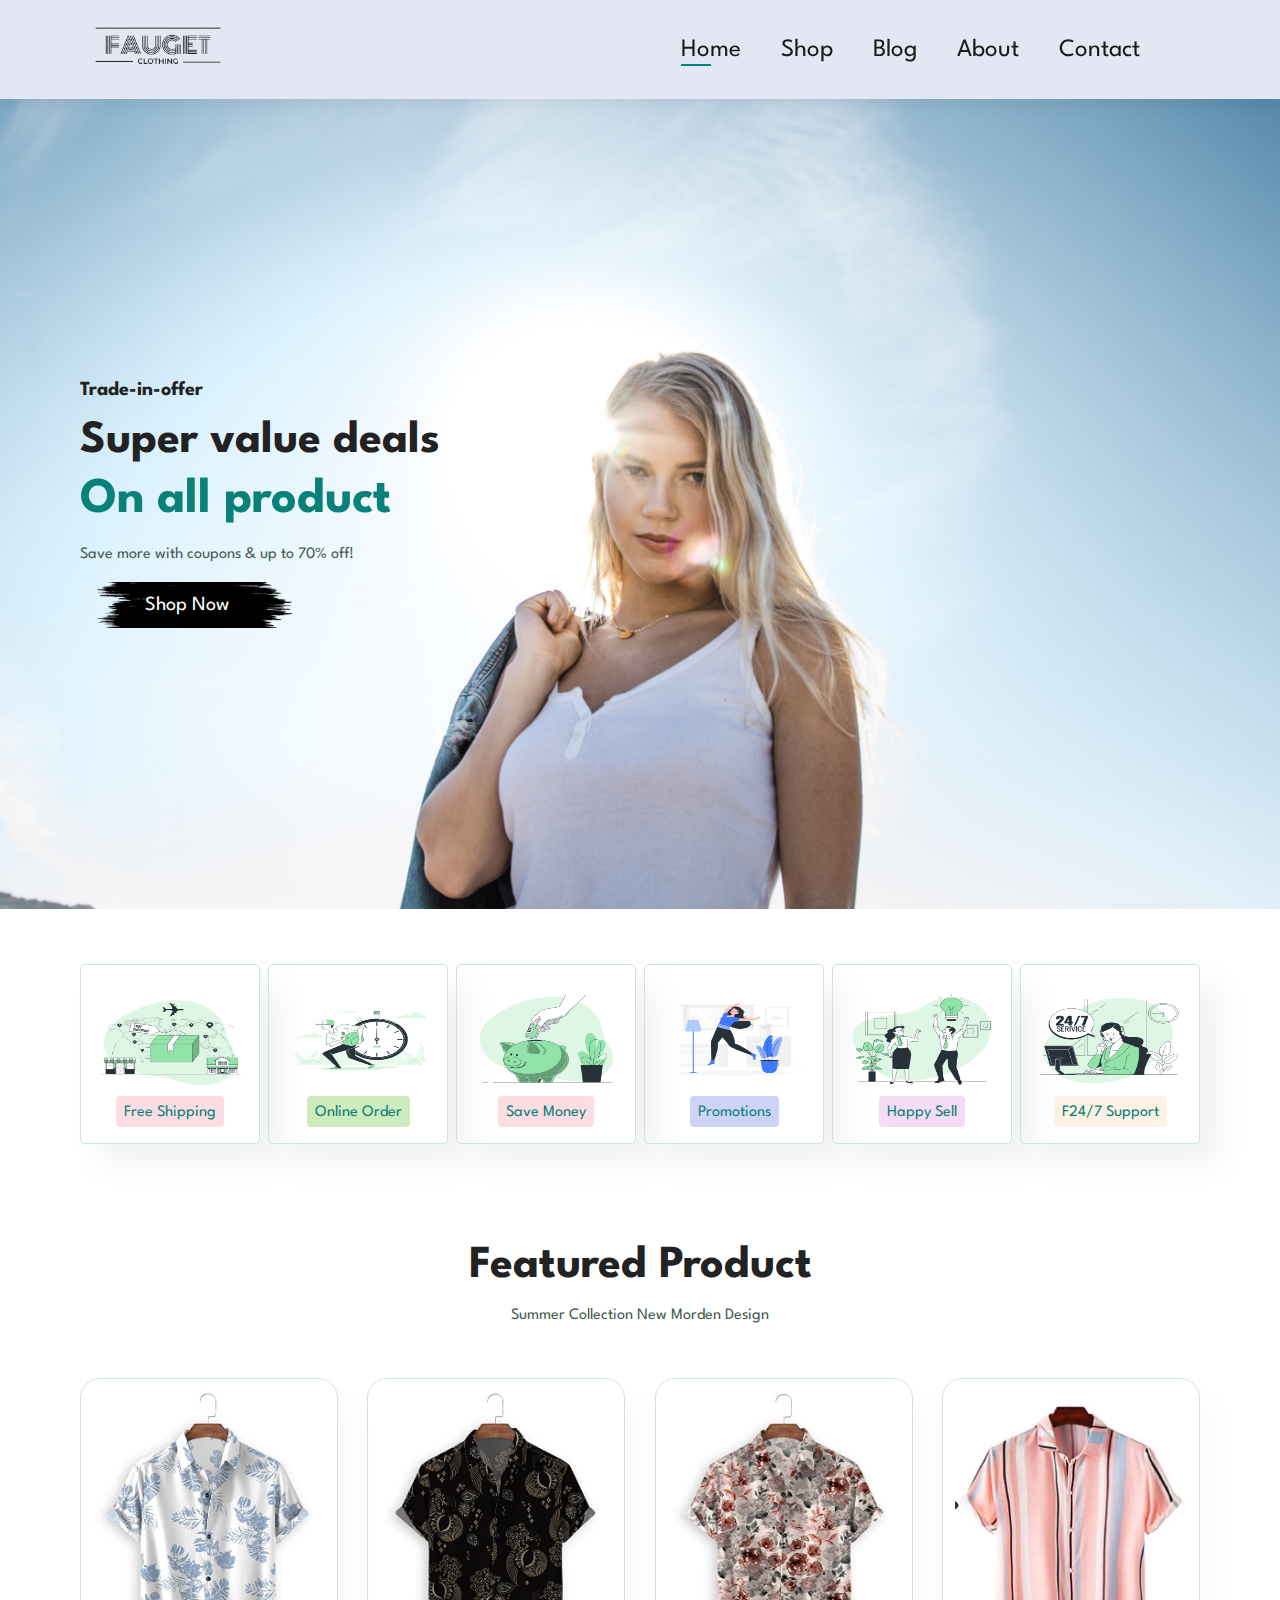
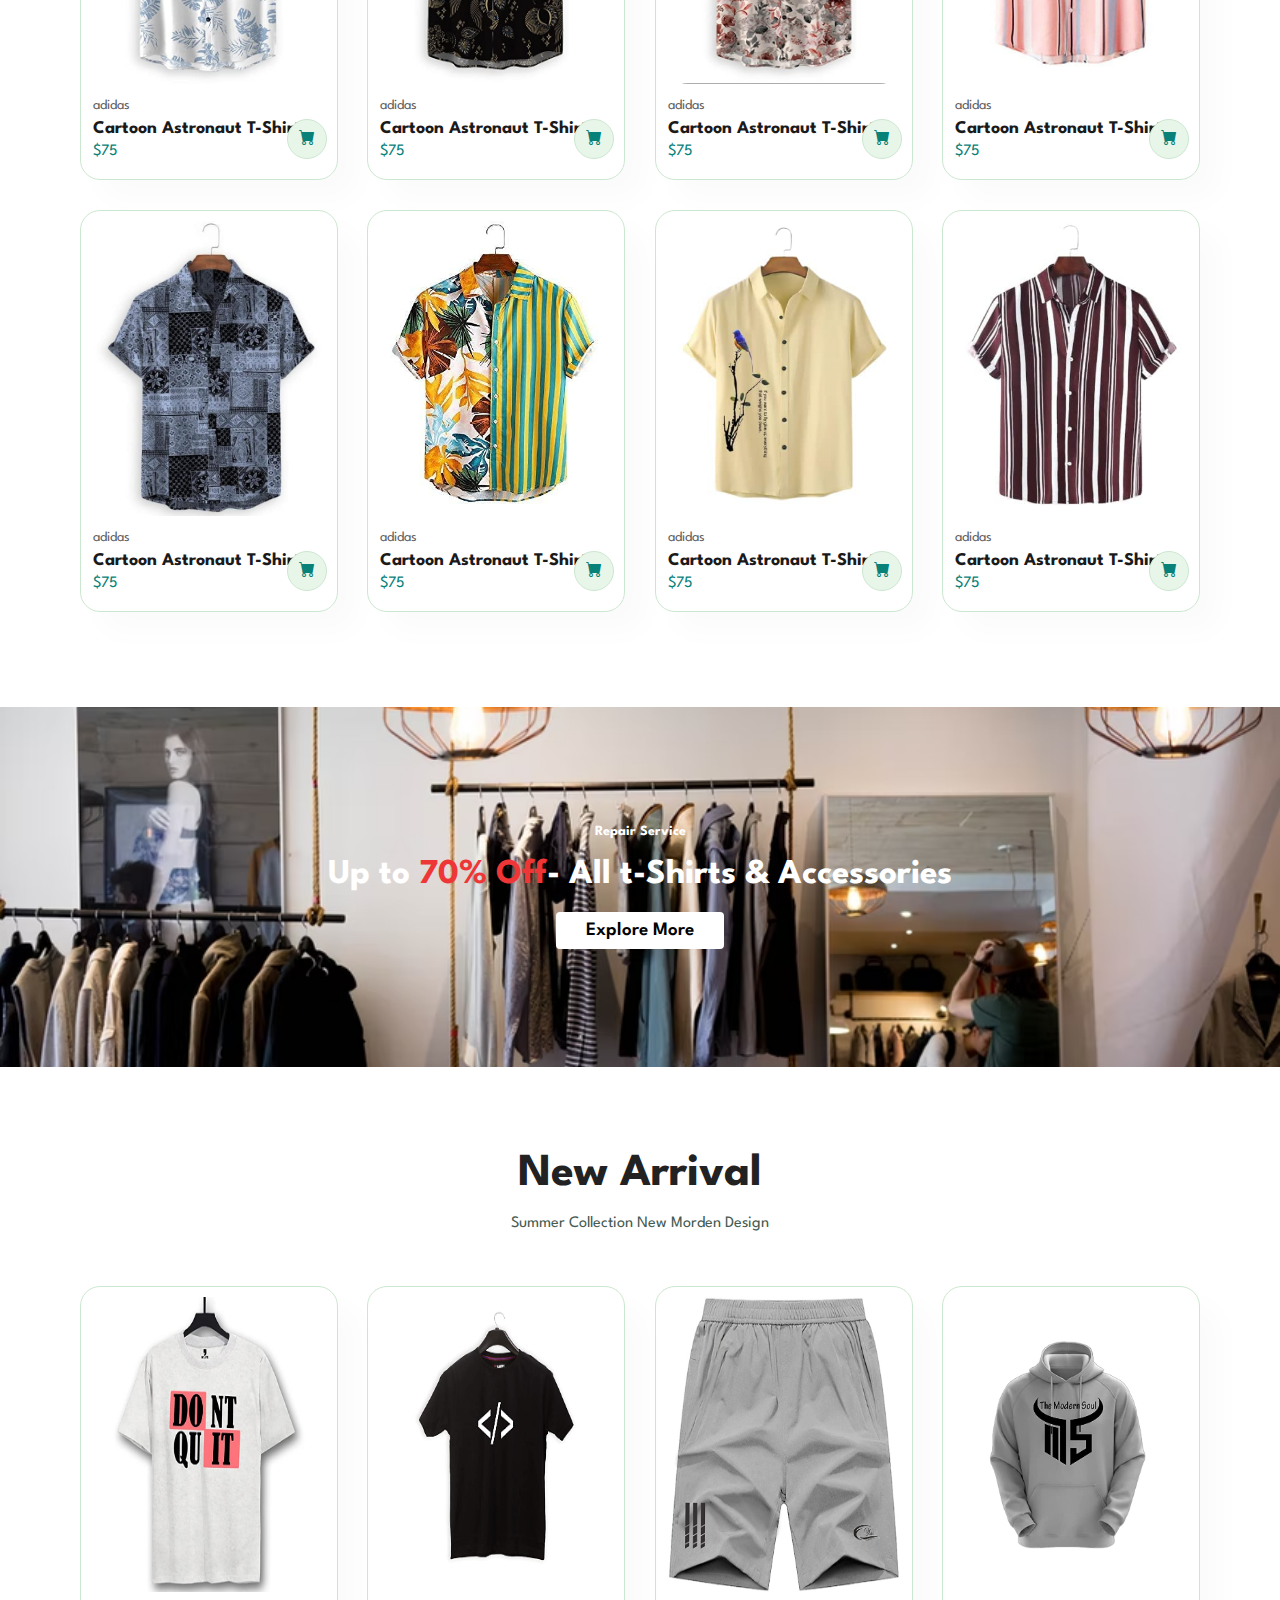
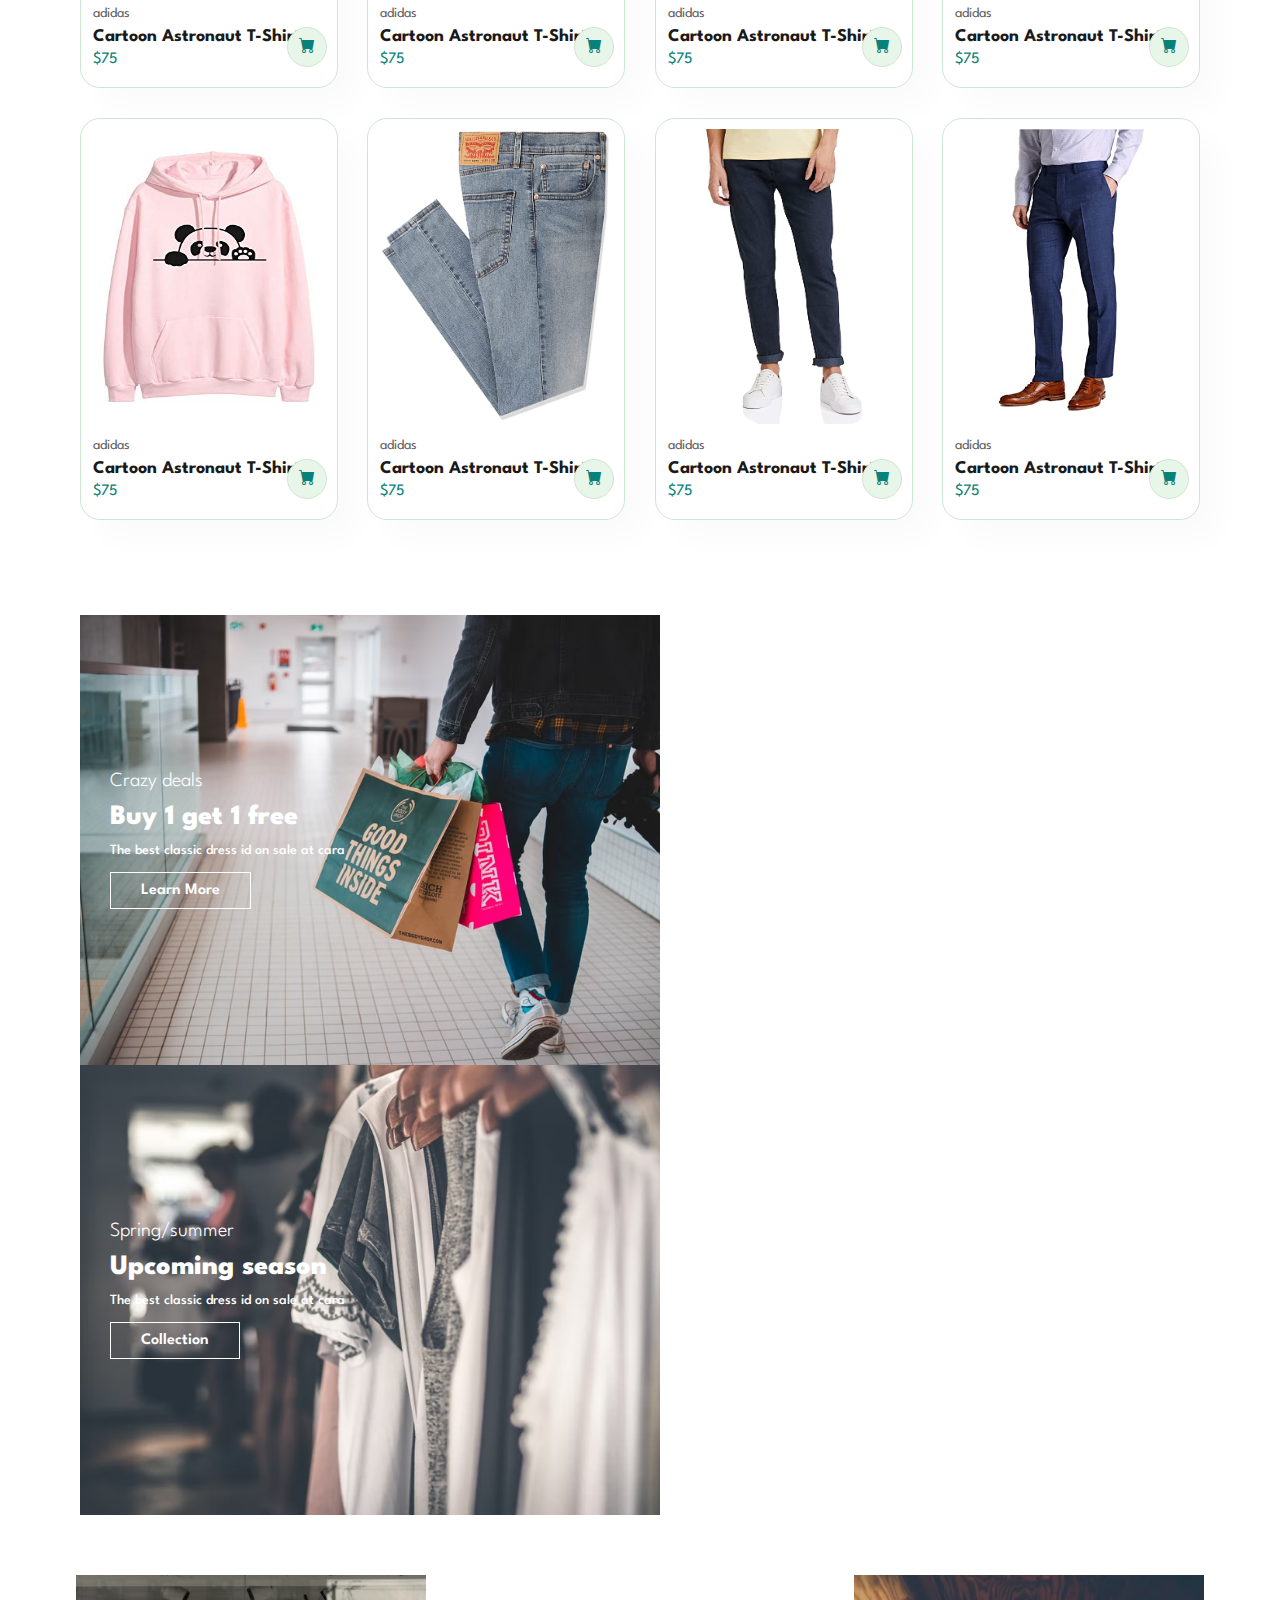
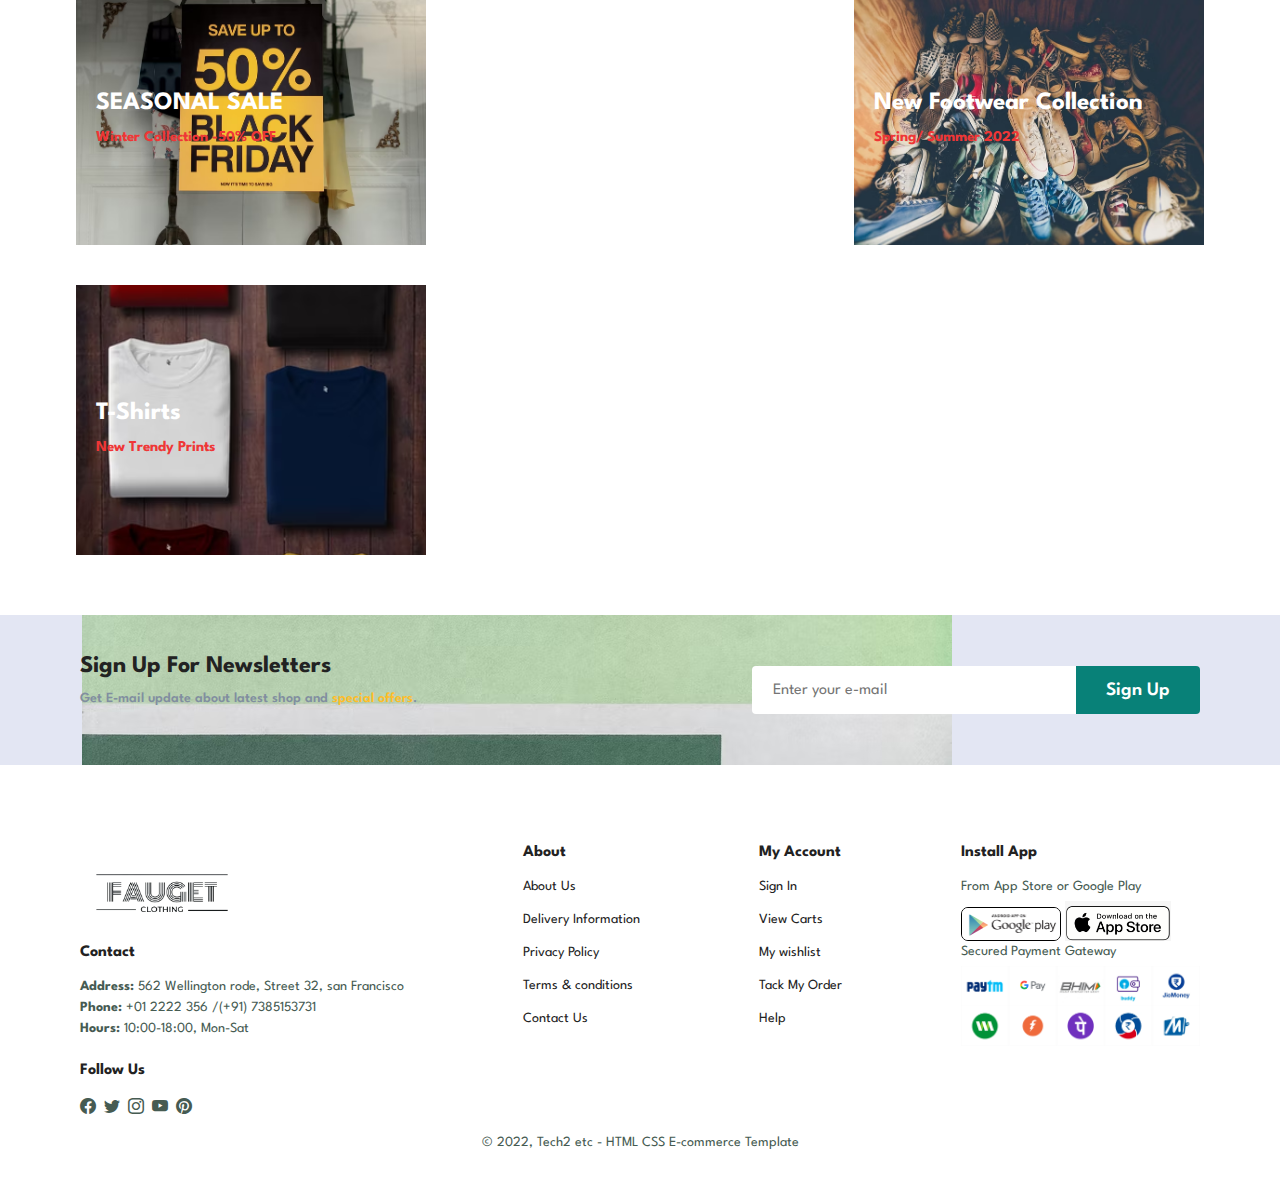
<file: index.html>
<!DOCTYPE html>
<html lang="en">
<head>
    <meta charset="UTF-8">
    <meta http-equiv="X-UA-Compatible" content="IE=edge">
    <meta name="viewport" content="width=device-width, initial-scale=1.0">
    <title>E-commerce</title>
    <link rel="stylesheet" href="style.css">
    <link rel="stylesheet" href="https://cdnjs.cloudflare.com/ajax/libs/font-awesome/6.1.1/css/all.min.css" integrity="sha512-KfkfwYDsLkIlwQp6LFnl8zNdLGxu9YAA1QvwINks4PhcElQSvqcyVLLD9aMhXd13uQjoXtEKNosOWaZqXgel0g==" crossorigin="anonymous" referrerpolicy="no-referrer" />
    <link rel="stylesheet" href="https://cdn.jsdelivr.net/npm/bootstrap-icons@1.9.1/font/bootstrap-icons.css">
</head>
<body >
    <section id="header" class="header">
        <a href="index.html"><img src="img/logo.png" alt="logo" id="logo"></a>
        <div>
            <ul id="navbar" >
                <li><a class="active" href="index.html">Home</a></li>
                <li><a href="Shop.html">Shop</a></li>
                <li><a href="Blog.html">Blog</a></li> 
                <li><a href="About.html">About</a></li>
                <li><a href="Contact.html">Contact</a></li>
                <li id="lg-back"><a href="cart.html"><i class="fa-solid fa-bag-shopping"></i></a></li>
                <a id="close"><i class="fa-solid fa-xmark"></i></a>
            </ul>
        </div>
        <div id="mobile">
            <a href="cart.html"><i class="fa-solid fa-cart-shopping"></i></a>
            <i id="bar" class="fa-solid fa-outdent" ></i>
        </div>
    </section>
    
    <section id="hero">
        <h4>Trade-in-offer</h4>
        <h2>Super value deals</h2>
        <h1>On all product</h1>
        <p>Save more with coupons & up to 70% off!</p>
        <button  onclick="window.location.href='Shop.html';">Shop Now</button>
    </section>
     
    <section id="fectures" class="section-p1">
        <div class="fa_box">
            <img src="img/fa1.png" alt=""><h6>Free Shipping</h6>
        </div>
        <div class="fa_box">
            <img src="img/fa2.png" alt=""><h6>Online Order</h6>
        </div>
        <div class="fa_box">
            <img src="img/fa3.png" alt=""><h6>Save Money</h6>
        </div>
        <div class="fa_box">
            <img src="img/f4.png" alt=""><h6>Promotions</h6>
        </div>
        <div class="fa_box">
            <img src="img/f5.png" alt=""><h6>Happy Sell</h6>
        </div>
        <div class="fa_box">
            <img src="img/f6.png" alt=""><h6>F24/7 Support</h6>
        </div>

    </section>

    <section id="product1" class="section-p1">
        <h2>Featured Product</h2>
        <p>Summer Collection New Morden Design</p>
        <div class="pro-container">
            <div class="pro" onclick="window.location.href='single-product.html';">
                <img src="img/p1.jpg" alt="">
                <div class="des">
                    <span>adidas</span>
                    <h5>Cartoon Astronaut T-Shirts</h5>
                    <div class="star">
                        <i class="fa-solid fa-star"></i>
                        <i class="fa-solid fa-star"></i>
                        <i class="fa-solid fa-star"></i>
                        <i class="fa-solid fa-star"></i>
                        <i class="fa-solid fa-star"></i>
                    </div>
                    <h4>$75</h4>
                </div>
                <a href=""><i class="bi bi-cart-fill" id="cart"></i></a>
            </div>
            <div class="pro" onclick="window.location.href='single-product.html';">
                <img src="img/p2.jpg" alt="">
                <div class="des">
                    <span>adidas</span>
                    <h5>Cartoon Astronaut T-Shirts</h5>
                    <div class="star">
                        <i class="fa-solid fa-star"></i>
                        <i class="fa-solid fa-star"></i>
                        <i class="fa-solid fa-star"></i>
                        <i class="fa-solid fa-star"></i>
                        <i class="fa-solid fa-star"></i>
                    </div>
                    <h4>$75</h4>
                </div>
                <a href=""><i class="bi bi-cart-fill" id="cart"></i></a>
            </div>
            <div class="pro" onclick="window.location.href='single-product.html';">
                <img src="img/p3.jpg" alt="">
                <div class="des">
                    <span>adidas</span>
                    <h5>Cartoon Astronaut T-Shirts</h5>
                    <div class="star">
                        <i class="fa-solid fa-star"></i>
                        <i class="fa-solid fa-star"></i>
                        <i class="fa-solid fa-star"></i>
                        <i class="fa-solid fa-star"></i>
                        <i class="fa-solid fa-star"></i>
                    </div>
                    <h4>$75</h4>
                </div>
                <a href=""><i class="bi bi-cart-fill" id="cart"></i></a>
            </div>
            <div class="pro" onclick="window.location.href='single-product.html';">
                <img src="img/p4.jpg" alt="">
                <div class="des">
                    <span>adidas</span>
                    <h5>Cartoon Astronaut T-Shirts</h5>
                    <div class="star">
                        <i class="fa-solid fa-star"></i>
                        <i class="fa-solid fa-star"></i>
                        <i class="fa-solid fa-star"></i>
                        <i class="fa-solid fa-star"></i>
                        <i class="fa-solid fa-star"></i>
                    </div>
                    <h4>$75</h4>
                </div>
                <a href=""><i class="bi bi-cart-fill" id="cart"></i></a>
            </div>
            <div class="pro" onclick="window.location.href='single-product.html';">
                <img src="img/p5.jpg" alt="">
                <div class="des">
                    <span>adidas</span>
                    <h5>Cartoon Astronaut T-Shirts</h5>
                    <div class="star">
                        <i class="fa-solid fa-star"></i>
                        <i class="fa-solid fa-star"></i>
                        <i class="fa-solid fa-star"></i>
                        <i class="fa-solid fa-star"></i>
                        <i class="fa-solid fa-star"></i>
                    </div>
                    <h4>$75</h4>
                </div>
                <a href=""><i class="bi bi-cart-fill" id="cart"></i></a>
            </div>
            <div class="pro" onclick="window.location.href='single-product.html';">
                <img src="img/p6.jpg" alt="">
                <div class="des">
                    <span>adidas</span>
                    <h5>Cartoon Astronaut T-Shirts</h5>
                    <div class="star">
                        <i class="fa-solid fa-star"></i>
                        <i class="fa-solid fa-star"></i>
                        <i class="fa-solid fa-star"></i>
                        <i class="fa-solid fa-star"></i>
                        <i class="fa-solid fa-star"></i>
                    </div>
                    <h4>$75</h4>
                </div>
                <a href=""><i class="bi bi-cart-fill" id="cart"></i></a>
            </div>
            <div class="pro" onclick="window.location.href='single-product.html';">
                <img src="img/p7.jpg" alt="">
                <div class="des">
                    <span>adidas</span>
                    <h5>Cartoon Astronaut T-Shirts</h5>
                    <div class="star">
                        <i class="fa-solid fa-star"></i>
                        <i class="fa-solid fa-star"></i>
                        <i class="fa-solid fa-star"></i>
                        <i class="fa-solid fa-star"></i>
                        <i class="fa-solid fa-star"></i>
                    </div>
                    <h4>$75</h4>
                </div>
                <a href=""><i class="bi bi-cart-fill" id="cart"></i></a>
            </div>
            <div class="pro" onclick="window.location.href='single-product.html';">
                <img src="img/p8.jpg" alt="">
                <div class="des">
                    <span>adidas</span>
                    <h5>Cartoon Astronaut T-Shirts</h5>
                    <div class="star">
                        <i class="fa-solid fa-star"></i>
                        <i class="fa-solid fa-star"></i>
                        <i class="fa-solid fa-star"></i>
                        <i class="fa-solid fa-star"></i>
                        <i class="fa-solid fa-star"></i>
                    </div>
                    <h4>$75</h4>
                </div>
                <a href=""><i class="bi bi-cart-fill" id="cart"></i></a>
            </div>
        </div>
    </section>
    <section id="banner" class="section-m1">
        <h4>Repair Service</h4>
        <h2>Up to <span>70% Off</span>- All t-Shirts & Accessories</h2>
        <button class="normal">Explore More </button>
    </section>

    <section id="product1" class="section-p1">
        <h2>New Arrival</h2>
        <p>Summer Collection New Morden Design</p>
        <div class="pro-container">
            <div class="pro" onclick="window.location.href='single-product.html';">
                <img src="img/pp1.jpg" alt="">
                <div class="des">
                    <span>adidas</span>
                    <h5>Cartoon Astronaut T-Shirts</h5>
                    <div class="star">
                        <i class="fa-solid fa-star"></i>
                        <i class="fa-solid fa-star"></i>
                        <i class="fa-solid fa-star"></i>
                        <i class="fa-solid fa-star"></i>
                        <i class="fa-solid fa-star"></i>
                    </div>
                    <h4>$75</h4>
                </div>
                <a href=""><i class="bi bi-cart-fill" id="cart"></i></a>
            </div>
            <div class="pro" onclick="window.location.href='single-product.html';">
                <img src="img/pp2.jpg" alt="">
                <div class="des">
                    <span>adidas</span>
                    <h5>Cartoon Astronaut T-Shirts</h5>
                    <div class="star">
                        <i class="fa-solid fa-star"></i>
                        <i class="fa-solid fa-star"></i>
                        <i class="fa-solid fa-star"></i>
                        <i class="fa-solid fa-star"></i>
                        <i class="fa-solid fa-star"></i>
                    </div>
                    <h4>$75</h4>
                </div>
                <a href=""><i class="bi bi-cart-fill" id="cart"></i></a>
            </div>
            <div class="pro" onclick="window.location.href='single-product.html';">
                <img src="img/pp3.jpg" alt="">
                <div class="des">
                    <span>adidas</span>
                    <h5>Cartoon Astronaut T-Shirts</h5>
                    <div class="star">
                        <i class="fa-solid fa-star"></i>
                        <i class="fa-solid fa-star"></i>
                        <i class="fa-solid fa-star"></i>
                        <i class="fa-solid fa-star"></i>
                        <i class="fa-solid fa-star"></i>
                    </div>
                    <h4>$75</h4>
                </div>
                <a href=""><i class="bi bi-cart-fill" id="cart"></i></a>
            </div>
            <div class="pro" onclick="window.location.href='single-product.html';">
                <img src="img/pp4.jpg" alt="">
                <div class="des">
                    <span>adidas</span>
                    <h5>Cartoon Astronaut T-Shirts</h5>
                    <div class="star">
                        <i class="fa-solid fa-star"></i>
                        <i class="fa-solid fa-star"></i>
                        <i class="fa-solid fa-star"></i>
                        <i class="fa-solid fa-star"></i>
                        <i class="fa-solid fa-star"></i>
                    </div>
                    <h4>$75</h4>
                </div>
                <a href=""><i class="bi bi-cart-fill" id="cart"></i></a>
            </div>
            <div class="pro" onclick="window.location.href='single-product.html';">
                <img src="img/pp5.jpg" alt="">
                <div class="des">
                    <span>adidas</span>
                    <h5>Cartoon Astronaut T-Shirts</h5>
                    <div class="star">
                        <i class="fa-solid fa-star"></i>
                        <i class="fa-solid fa-star"></i>
                        <i class="fa-solid fa-star"></i>
                        <i class="fa-solid fa-star"></i>
                        <i class="fa-solid fa-star"></i>
                    </div>
                    <h4>$75</h4>
                </div>
                <a href=""><i class="bi bi-cart-fill" id="cart"></i></a>
            </div>
            <div class="pro" onclick="window.location.href='single-product.html';">
                <img src="img/pp6.jpg" alt="">
                <div class="des">
                    <span>adidas</span>
                    <h5>Cartoon Astronaut T-Shirts</h5>
                    <div class="star">
                        <i class="fa-solid fa-star"></i>
                        <i class="fa-solid fa-star"></i>
                        <i class="fa-solid fa-star"></i>
                        <i class="fa-solid fa-star"></i>
                        <i class="fa-solid fa-star"></i>
                    </div>
                    <h4>$75</h4>
                </div>
                <a href=""><i class="bi bi-cart-fill" id="cart"></i></a>
            </div>
            <div class="pro" onclick="window.location.href='single-product.html';">
                <img src="img/pp7.jpg" alt="">
                <div class="des">
                    <span>adidas</span>
                    <h5>Cartoon Astronaut T-Shirts</h5>
                    <div class="star">
                        <i class="fa-solid fa-star"></i>
                        <i class="fa-solid fa-star"></i>
                        <i class="fa-solid fa-star"></i>
                        <i class="fa-solid fa-star"></i>
                        <i class="fa-solid fa-star"></i>
                    </div>
                    <h4>$75</h4>
                </div>
                <a href=""><i class="bi bi-cart-fill" id="cart"></i></a>
            </div>
            <div class="pro" onclick="window.location.href='single-product.html';">
                <img src="img/pp8.jpg" alt="">
                <div class="des">
                    <span>adidas</span>
                    <h5>Cartoon Astronaut T-Shirts</h5>
                    <div class="star">
                        <i class="fa-solid fa-star"></i>
                        <i class="fa-solid fa-star"></i>
                        <i class="fa-solid fa-star"></i>
                        <i class="fa-solid fa-star"></i>
                        <i class="fa-solid fa-star"></i>
                    </div>
                    <h4>$75</h4>
                </div>
                <a href=""><i class="bi bi-cart-fill" id="cart"></i></a>
            </div>
        </div>
    </section>
    
    <section id="sm-banner" class="section-p1">
        <div class="banner-box">
            <h4>
                Crazy deals
            </h4>
            <h2>Buy 1 get 1 free</h2>
            <span>The best classic dress id on sale at cara</span>
            <button class="white ">Learn More</button>
        </div>
        <div class="banner-box banner-box2">
            <h4>
               Spring/summer
            </h4>
            <h2>Upcoming season</h2>
            <span>The best classic dress id on sale at cara</span>
            <button class="white">Collection </button>
        </div>
    </section>
    <section id="banner3">
        <div class="banner-box">  
            <h2>SEASONAL SALE</h2>
            <H3>Winter Collection -50% OFF</H3>
        </div>
        <div class="banner-box banner-box2">  
            <h2>New Footwear Collection</h2>
            <H3>Spring/ Summer 2022</H3>
        </div>
        <div class="banner-box banner-box3">  
            <h2>T-Shirts</h2>
            <H3>New Trendy Prints</H3>
        </div>
    </section>

    <section id="newsletter"class="section-p1 section-m1">
         <div class="newstext">
            <h4>
                Sign Up For Newsletters 
            </h4>
            <p>Get E-mail update about latest shop and <span>special offers</span>.</p>
         </div>
         <div class="form">
            <input type="email" name="" id="" placeholder="Enter your e-mail">
            <button class="normal">Sign Up</button>
         </div>
    </section>
     
    <footer class="section-p1">
      <div class="flex"> 
    <div class="col">
        <img src="img/logo.png" alt="">
        <h4>Contact</h4>
        <p><strong>Address:</strong> 562 Wellington rode, Street 32, san Francisco</p>
        <p><strong>Phone:</strong> +01 2222 356 /(+91) 7385153731</p>
        <p><strong>Hours:</strong> 10:00-18:00, Mon-Sat</p>
        <div class="follow">
            <h4>
                Follow Us 
            </h4>
            <div class="icon">
                <i class="bi bi-facebook"></i>
                <i class="bi bi-twitter"></i>
                <i class="bi bi-instagram"></i>
                <i class="bi bi-youtube"></i>
                <i class="bi bi-pinterest"></i>
            </div>
        </div>
    </div>
    <div class="col">
        <h4>About</h4>
        <a href="#">About Us</a>
        <a href="#">Delivery Information</a>
        <a href="#">Privacy Policy</a>
        <a href="#">Terms & conditions</a>
        <a href="#">Contact Us</a>
    </div>
    <div class="col">
        <h4>My Account</h4>
        <a href="#">Sign In</a>
        <a href="#">View Carts</a>
        <a href="#">My wishlist</a>
        <a href="#">Tack My Order</a>
        <a href="#">Help</a>
    </div>
    <div class="col install">
        <h4>
            Install App
        </h4>
        <p>From App Store or Google Play</p>
        <div class="row">
            <img class="img1" src="img/gp.png" alt="">
            <img src="img/ap.png" alt="">
        </div>
        <p>Secured Payment Gateway</p>
        <img src="img/pay.png" alt="">
    </div></div>
        <div class=" ">
            <p>	&#169; 2022, Tech2 etc - HTML CSS E-commerce Template</p>
        </div>
    </footer>
    <script src="script.js"></script>
</body>
</html>
</file>
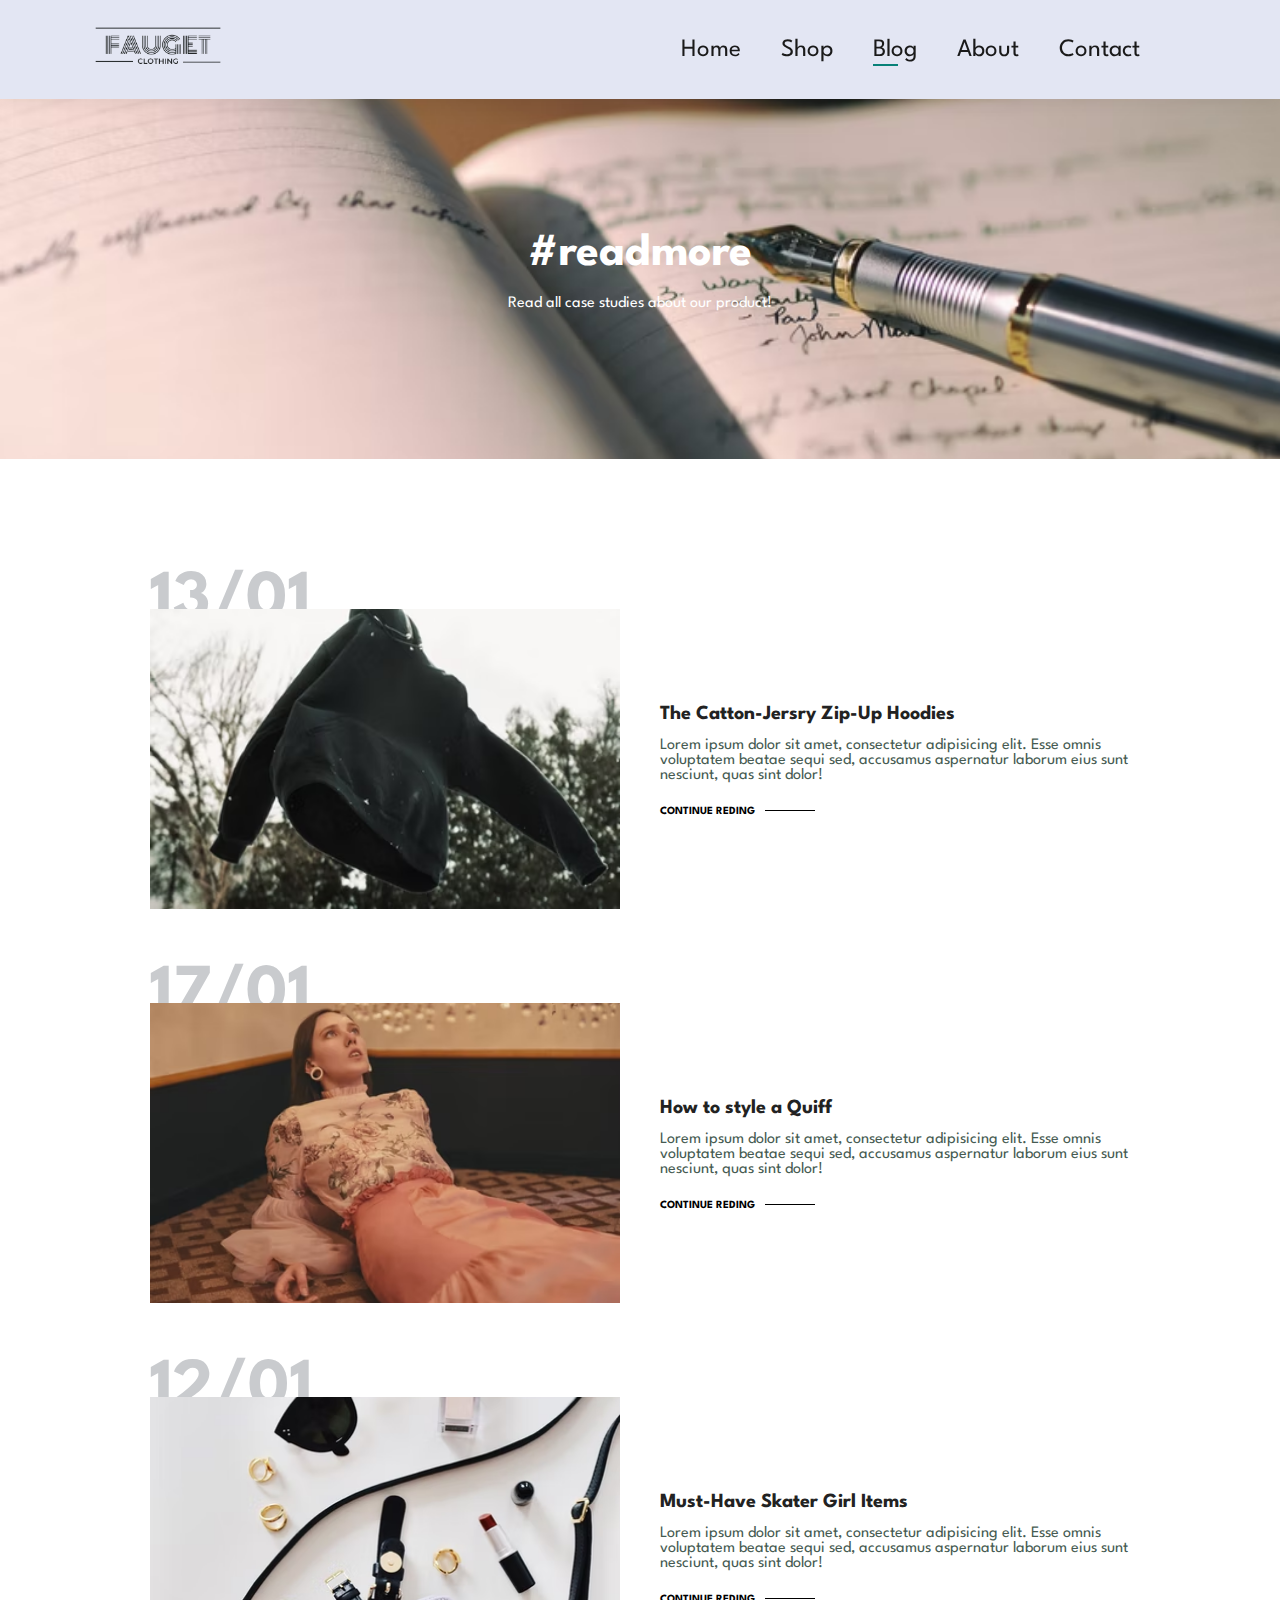
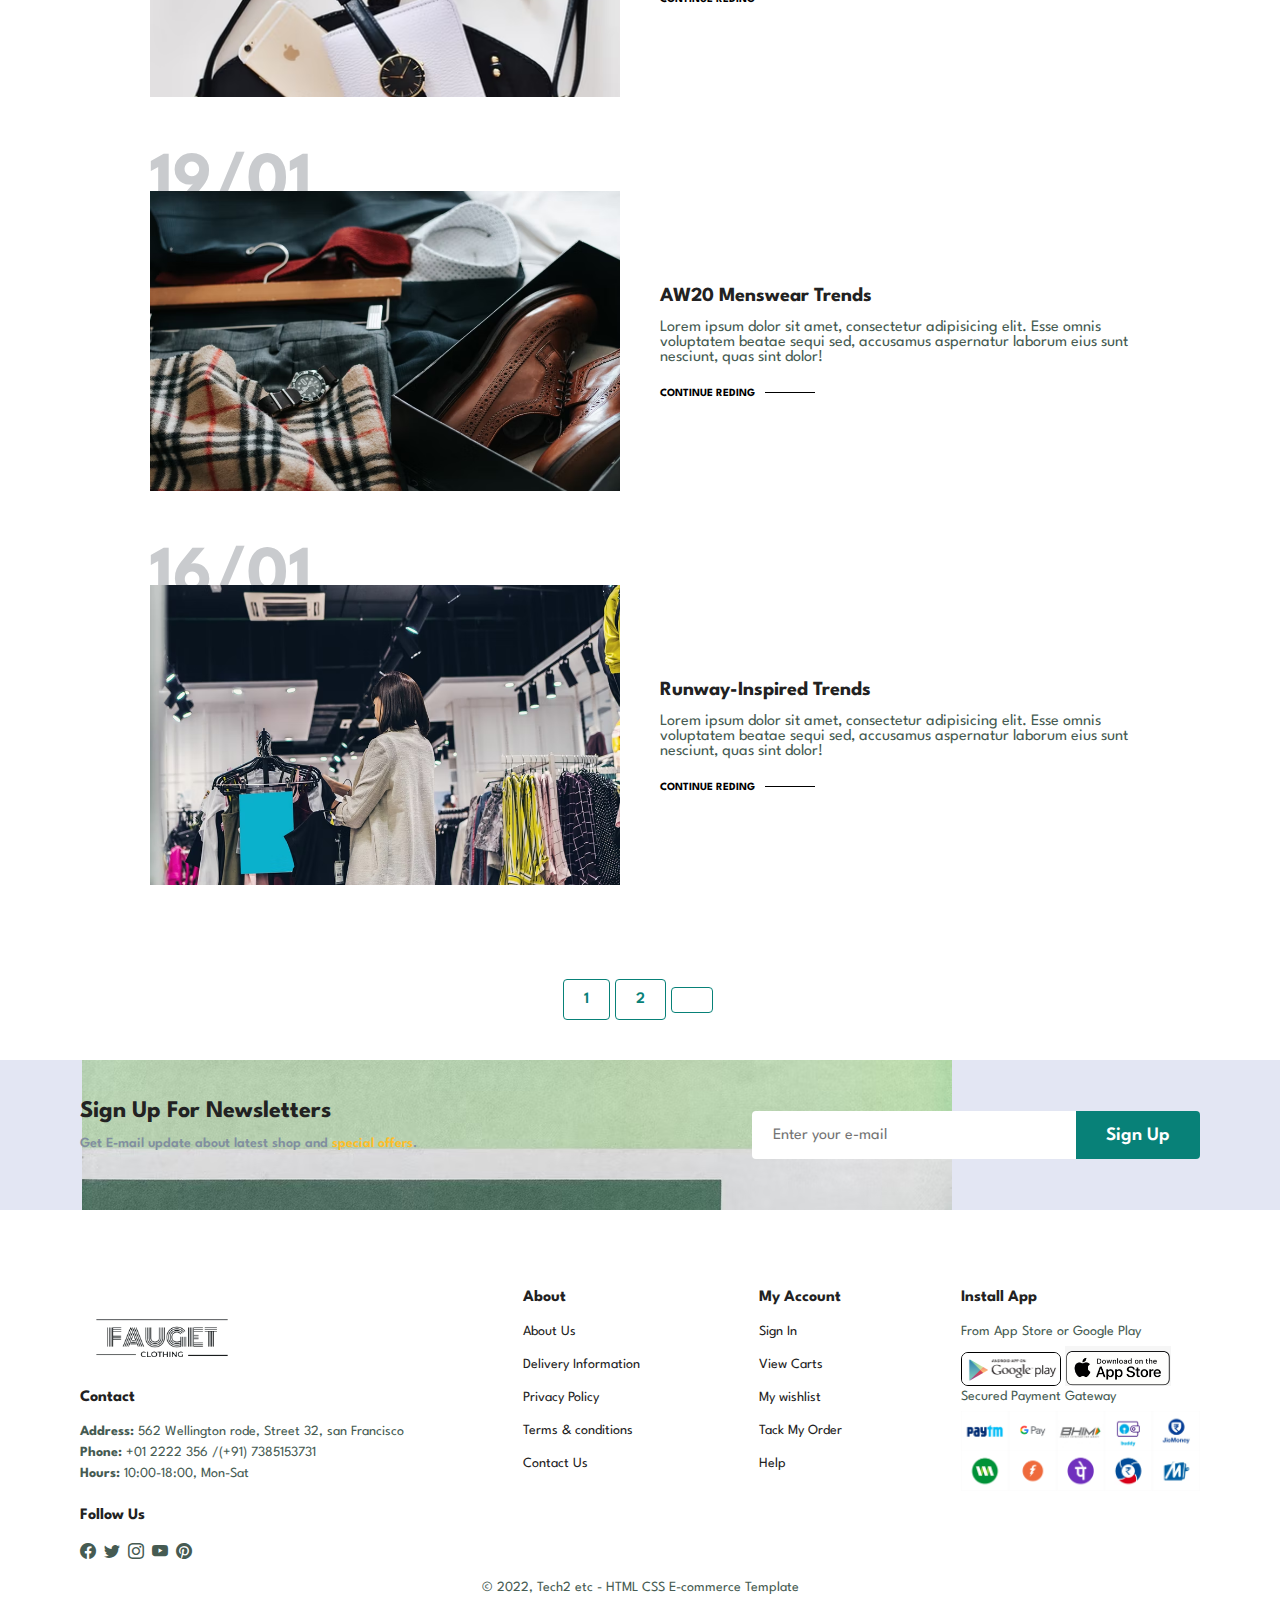
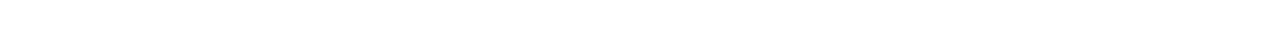
<file: Blog.html>
<!DOCTYPE html>
<html lang="en">
  <head>
    <meta charset="UTF-8" />
    <meta http-equiv="X-UA-Compatible" content="IE=edge" />
    <meta name="viewport" content="width=device-width, initial-scale=1.0" />
    <title>Blog</title>
    <link rel="stylesheet" href="style.css" />
    <link
      rel="stylesheet"
      href="https://cdnjs.cloudflare.com/ajax/libs/font-awesome/6.1.1/css/all.min.css"
      integrity="sha512-KfkfwYDsLkIlwQp6LFnl8zNdLGxu9YAA1QvwINks4PhcElQSvqcyVLLD9aMhXd13uQjoXtEKNosOWaZqXgel0g=="
      crossorigin="anonymous"
      referrerpolicy="no-referrer"
    />
    <link
      rel="stylesheet"
      href="https://cdn.jsdelivr.net/npm/bootstrap-icons@1.9.1/font/bootstrap-icons.css"
    />
  </head>
  <body>
    <section id="header" class="header">
      <a href="Blog.html"><img src="img/logo.png" alt="logo" id="logo" /></a>
      <div>
        <ul id="navbar">
          <li><a href="index.html">Home</a></li>
          <li><a href="Shop.html">Shop</a></li>
          <li><a class="active" href="Blog.html">Blog</a></li>
          <li><a href="About.html">About</a></li>
          <li><a href="Contact.html">Contact</a></li>
          <li id="lg-back">
            <a href="cart.html"><i class="fa-solid fa-bag-shopping"></i></a>
          </li>
          <a id="close"><i class="fa-solid fa-xmark"></i></a>
        </ul>
      </div>
      <div id="mobile">
        <a href="cart.html"><i class="fa-solid fa-cart-shopping"></i></a>
        <i id="bar" class="fa-solid fa-outdent"></i>
      </div>
    </section>

    <section id="blog-header">
      <h2>#readmore</h2>
      <p>Read all case studies about our product!</p>
    </section>

    <section id="blog">
      <div class="blog-box">
        <div class="blog-Img">
          <img src="img/blog1.png" alt="">
        </div>
        <div class="blog-details">
          <h4>The Catton-Jersry Zip-Up Hoodies</h4>
          <p>Lorem ipsum dolor sit amet, consectetur adipisicing elit. Esse omnis voluptatem beatae sequi sed, accusamus aspernatur laborum eius sunt nesciunt, quas sint dolor!</p>
          <a href="#">CONTINUE REDING</a>
        </div>
        <h1>13/01</h1>
      </div>
      <div class="blog-box">
        <div class="blog-Img">
          <img src="img/blog2.png" alt="">
        </div>
        <div class="blog-details">
          <h4>How to style a Quiff</h4>
          <p>Lorem ipsum dolor sit amet, consectetur adipisicing elit. Esse omnis voluptatem beatae sequi sed, accusamus aspernatur laborum eius sunt nesciunt, quas sint dolor!</p>
          <a href="#">CONTINUE REDING</a>
        </div>
        <h1>17/01</h1>
      </div>
      <div class="blog-box">
        <div class="blog-Img">
          <img src="img/blog3.png" alt="">
        </div>
        <div class="blog-details">
          <h4>Must-Have Skater Girl Items</h4>
          <p>Lorem ipsum dolor sit amet, consectetur adipisicing elit. Esse omnis voluptatem beatae sequi sed, accusamus aspernatur laborum eius sunt nesciunt, quas sint dolor!</p>
          <a href="#">CONTINUE REDING</a>
        </div>
        <h1>12/01</h1>
      </div>
      <div class="blog-box">
        <div class="blog-Img">
          <img src="img/blog5.png" alt="">
        </div>
        <div class="blog-details">
          <h4>AW20 Menswear Trends</h4>
          <p>Lorem ipsum dolor sit amet, consectetur adipisicing elit. Esse omnis voluptatem beatae sequi sed, accusamus aspernatur laborum eius sunt nesciunt, quas sint dolor!</p>
          <a href="#">CONTINUE REDING</a>
        </div>
        <h1>19/01</h1>
      </div>
      <div class="blog-box">
        <div class="blog-Img">
          <img src="img/blog4.png" alt="">
        </div>
        <div class="blog-details">
          <h4>Runway-Inspired Trends</h4>
          <p>Lorem ipsum dolor sit amet, consectetur adipisicing elit. Esse omnis voluptatem beatae sequi sed, accusamus aspernatur laborum eius sunt nesciunt, quas sint dolor!</p>
          <a href="#">CONTINUE REDING</a>
        </div>
        <h1>16/01</h1>
      </div>
    </section>

    <section id="pagination">
      <a href="#">1</a>
      <a href="#">2</a>
      <a href="#"><i class="fa-solid fa-arrow-right"></i></a>
    </section>

    <section id="newsletter" class="section-p1 section-m1">
      <div class="newstext">
        <h4>Sign Up For Newsletters</h4>
        <p>
          Get E-mail update about latest shop and <span>special offers</span>.
        </p>
      </div>
      <div class="form">
        <input type="email" name="" id="" placeholder="Enter your e-mail" />
        <button class="normal">Sign Up</button>
      </div>
    </section>

    <footer class="section-p1">
      <div class="flex">
        <div class="col">
          <img src="img/logo.png" alt="" />
          <h4>Contact</h4>
          <p>
            <strong>Address:</strong> 562 Wellington rode, Street 32, san
            Francisco
          </p>
          <p><strong>Phone:</strong> +01 2222 356 /(+91) 7385153731</p>
          <p><strong>Hours:</strong> 10:00-18:00, Mon-Sat</p>
          <div class="follow">
            <h4>Follow Us</h4>
            <div class="icon">
              <i class="bi bi-facebook"></i>
              <i class="bi bi-twitter"></i>
              <i class="bi bi-instagram"></i>
              <i class="bi bi-youtube"></i>
              <i class="bi bi-pinterest"></i>
            </div>
          </div>
        </div>
        <div class="col">
          <h4>About</h4>
          <a href="#">About Us</a>
          <a href="#">Delivery Information</a>
          <a href="#">Privacy Policy</a>
          <a href="#">Terms & conditions</a>
          <a href="#">Contact Us</a>
        </div>
        <div class="col">
          <h4>My Account</h4>
          <a href="#">Sign In</a>
          <a href="#">View Carts</a>
          <a href="#">My wishlist</a>
          <a href="#">Tack My Order</a>
          <a href="#">Help</a>
        </div>
        <div class="col install">
          <h4>Install App</h4>
          <p>From App Store or Google Play</p>
          <div class="row">
            <img class="img1" src="img/gp.png" alt="" />
            <img src="img/ap.png" alt="" />
          </div>
          <p>Secured Payment Gateway</p>
          <img src="img/pay.png" alt="" />
        </div>
      </div>
      <div class=" ">
        <p>&#169; 2022, Tech2 etc - HTML CSS E-commerce Template</p>
      </div>
    </footer>
    <script src="script.js"></script>
  </body>
</html>
</file>
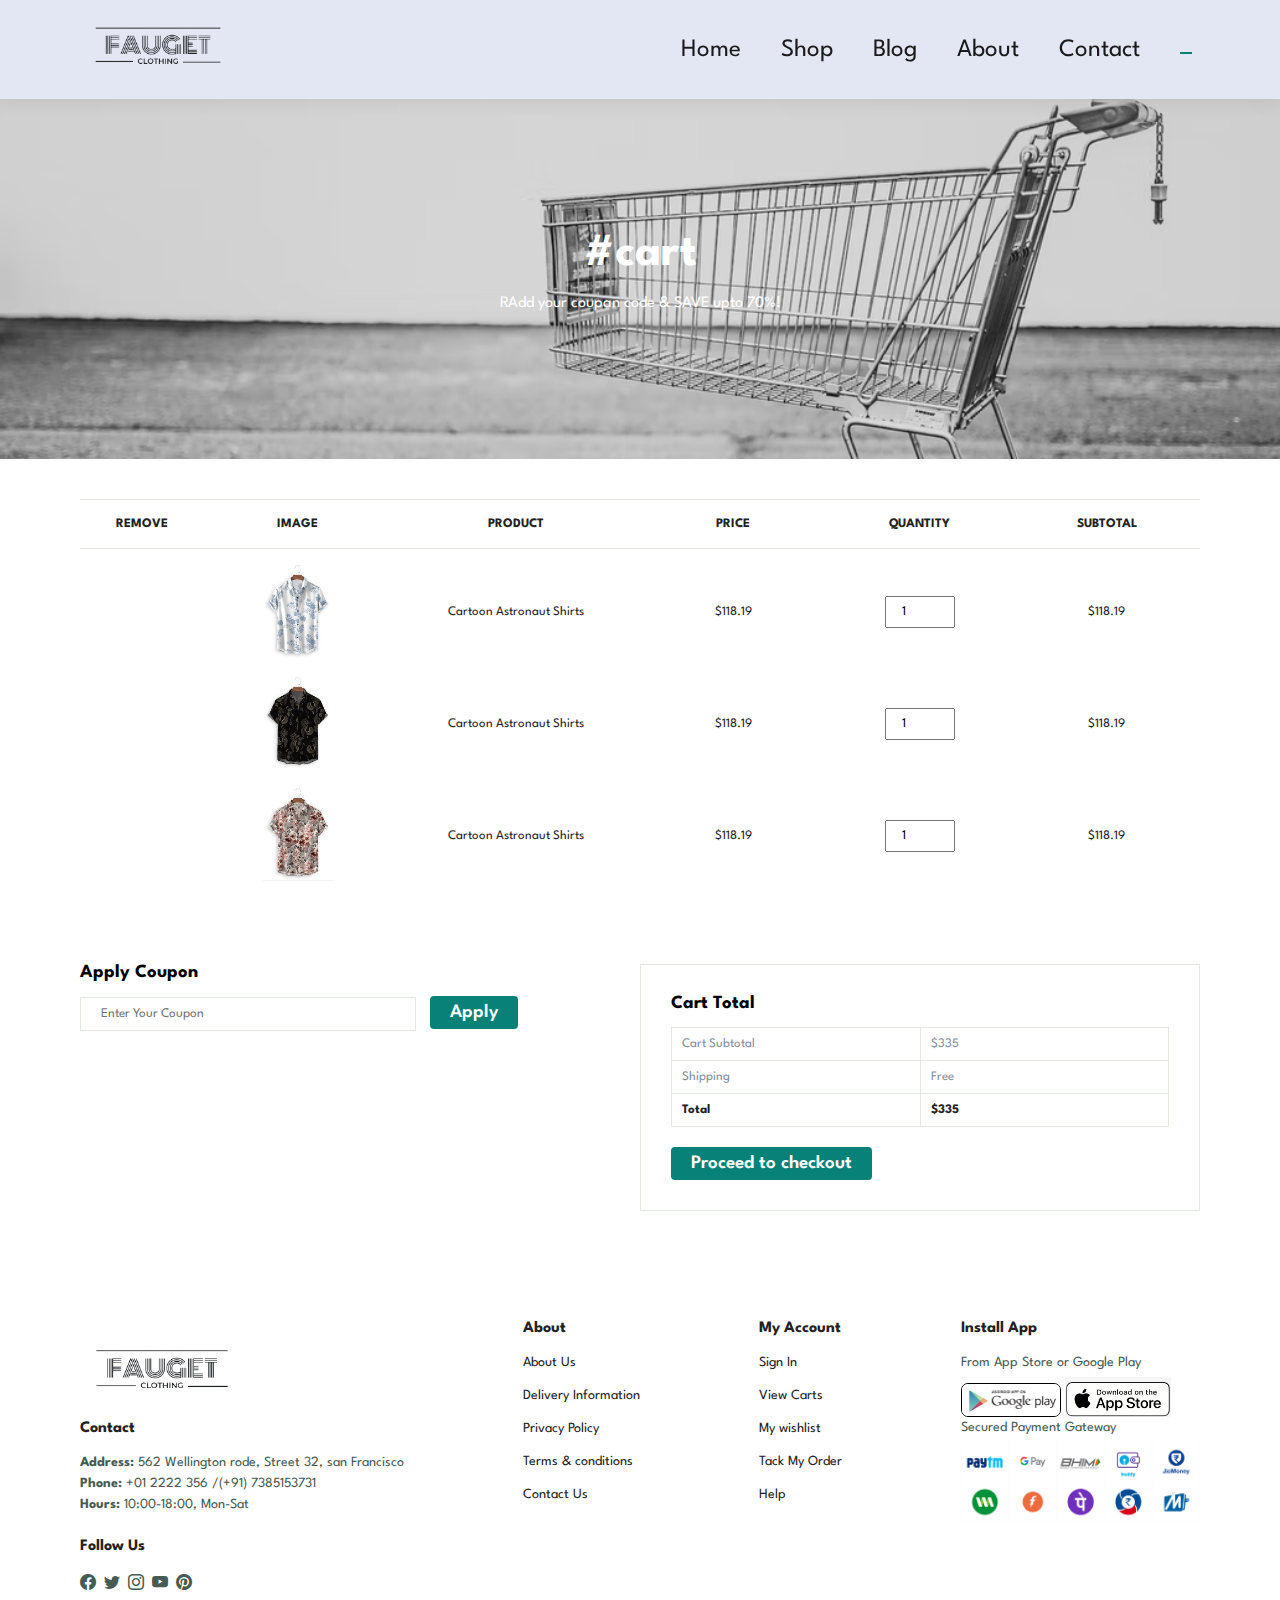
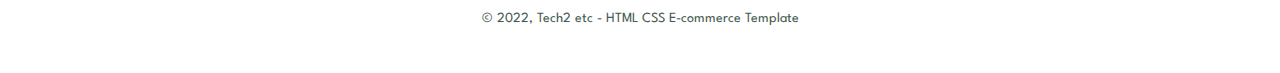
<file: cart.html>
<!DOCTYPE html>
<html lang="en">
  <head>
    <meta charset="UTF-8" />
    <meta http-equiv="X-UA-Compatible" content="IE=edge" />
    <meta name="viewport" content="width=device-width, initial-scale=1.0" />
    <title>Your Cart</title>
    <link rel="stylesheet" href="style.css" />
    <link
      rel="stylesheet"
      href="https://cdnjs.cloudflare.com/ajax/libs/font-awesome/6.1.1/css/all.min.css"
      integrity="sha512-KfkfwYDsLkIlwQp6LFnl8zNdLGxu9YAA1QvwINks4PhcElQSvqcyVLLD9aMhXd13uQjoXtEKNosOWaZqXgel0g=="
      crossorigin="anonymous"
      referrerpolicy="no-referrer"
    />
    <link
      rel="stylesheet"
      href="https://cdn.jsdelivr.net/npm/bootstrap-icons@1.9.1/font/bootstrap-icons.css"
    />
  </head>
  <body>
    <section id="header" class="header">
      <a href="Blog.html"><img src="img/logo.png" alt="logo" id="logo" /></a>
      <div>
        <ul id="navbar">
          <li><a href="index.html">Home</a></li>
          <li><a href="Shop.html">Shop</a></li>
          <li><a  href="Blog.html">Blog</a></li>
          <li><a href="About.html">About</a></li>
          <li><a href="Contact.html">Contact</a></li>
          <li id="lg-back">
            <a class="active" href="cart.html"><i class="fa-solid fa-bag-shopping"></i></a>
          </li>
          <a id="close"><i class="fa-solid fa-xmark"></i></a>
        </ul>
      </div>
      <div id="mobile">
        <a href="Shop.html"><i class="fa-solid fa-cart-shopping"></i></a>
        <i id="bar" class="fa-solid fa-outdent"></i>
      </div>
    </section>

    <section id="blog-header" class="cart-header">
      <h2>#cart</h2>
      <p>RAdd your coupan code & SAVE upto 70%!</p>
    </section>

    <section id="cart" class="section-p1">
        <table width="100%">
            <thead>
                <tr>
                    <td>Remove</td>
                    <td>Image</td>
                    <td>Product</td>
                    <td>Price</td>
                    <td>Quantity</td>
                    <td>Subtotal</td>
                </tr>
            </thead>
            <tbody>
                <tr>
                    <td><a href="#"><i class="fa-solid fa-circle-xmark"></i></a></td>
                    <td><img src="img/p1.jpg" alt=""></td>
                    <td>Cartoon Astronaut Shirts</td>
                    <td>$118.19</td>
                    <td><input type="number" value="1"> </td>
                    <td>$118.19</td>
                </tr>
                <tr>
                  <td><a href="#"><i class="fa-solid fa-circle-xmark"></i></a></td>
                  <td><img src="img/p2.jpg" alt=""></td>
                  <td>Cartoon Astronaut Shirts</td>
                  <td>$118.19</td>
                  <td><input type="number" value="1"> </td>
                  <td>$118.19</td>
              </tr><tr>
                <td><a href="#"><i class="fa-solid fa-circle-xmark"></i></a></td>
                <td><img src="img/p3.jpg" alt=""></td>
                <td>Cartoon Astronaut Shirts</td>
                <td>$118.19</td>
                <td><input type="number" value="1"> </td>
                <td>$118.19</td>
            </tr>
            </tbody>
        </table>
    </section>

    <section id="cart-add"class="section-p1">
      <div id="coupon">
        <h3>Apply Coupon</h3>
        <div>
          <input type="text" placeholder="Enter Your Coupon">
          <button class="normal">Apply</button>
        </div>
      </div>
      <div id="subtotal">
        <h3>Cart Total</h3>
        <table>
          <tr>
            <td>Cart Subtotal</td>
            <td>$335</td>
          </tr>
          <tr>
            <td>Shipping</td>
            <td>Free</td>
          </tr>
          <tr>
            <td> <strong>Total</strong></td>
            <td><strong>$335</strong></td>
          </tr>
        </table>
        <button class="normal">
          Proceed to checkout
        </button>
      </div>
    </section>

    <footer class="section-p1">
      <div class="flex">
        <div class="col">
          <img src="img/logo.png" alt="" />
          <h4>Contact</h4>
          <p>
            <strong>Address:</strong> 562 Wellington rode, Street 32, san
            Francisco
          </p>
          <p><strong>Phone:</strong> +01 2222 356 /(+91) 7385153731</p>
          <p><strong>Hours:</strong> 10:00-18:00, Mon-Sat</p>
          <div class="follow">
            <h4>Follow Us</h4>
            <div class="icon">
              <i class="bi bi-facebook"></i>
              <i class="bi bi-twitter"></i>
              <i class="bi bi-instagram"></i>
              <i class="bi bi-youtube"></i>
              <i class="bi bi-pinterest"></i>
            </div>
          </div>
        </div>
        <div class="col">
          <h4>About</h4>
          <a href="#">About Us</a>
          <a href="#">Delivery Information</a>
          <a href="#">Privacy Policy</a>
          <a href="#">Terms & conditions</a>
          <a href="#">Contact Us</a>
        </div>
        <div class="col">
          <h4>My Account</h4>
          <a href="#">Sign In</a>
          <a href="#">View Carts</a>
          <a href="#">My wishlist</a>
          <a href="#">Tack My Order</a>
          <a href="#">Help</a>
        </div>
        <div class="col install">
          <h4>Install App</h4>
          <p>From App Store or Google Play</p>
          <div class="row">
            <img class="img1" src="img/gp.png" alt="" />
            <img src="img/ap.png" alt="" />
          </div>
          <p>Secured Payment Gateway</p>
          <img src="img/pay.png" alt="" />
        </div>
      </div>
      <div class=" ">
        <p>&#169; 2022, Tech2 etc - HTML CSS E-commerce Template</p>
      </div>
    </footer>
    <script>
      
    </script>
    <script src="script.js"></script>
  </body>
</html>
</file>
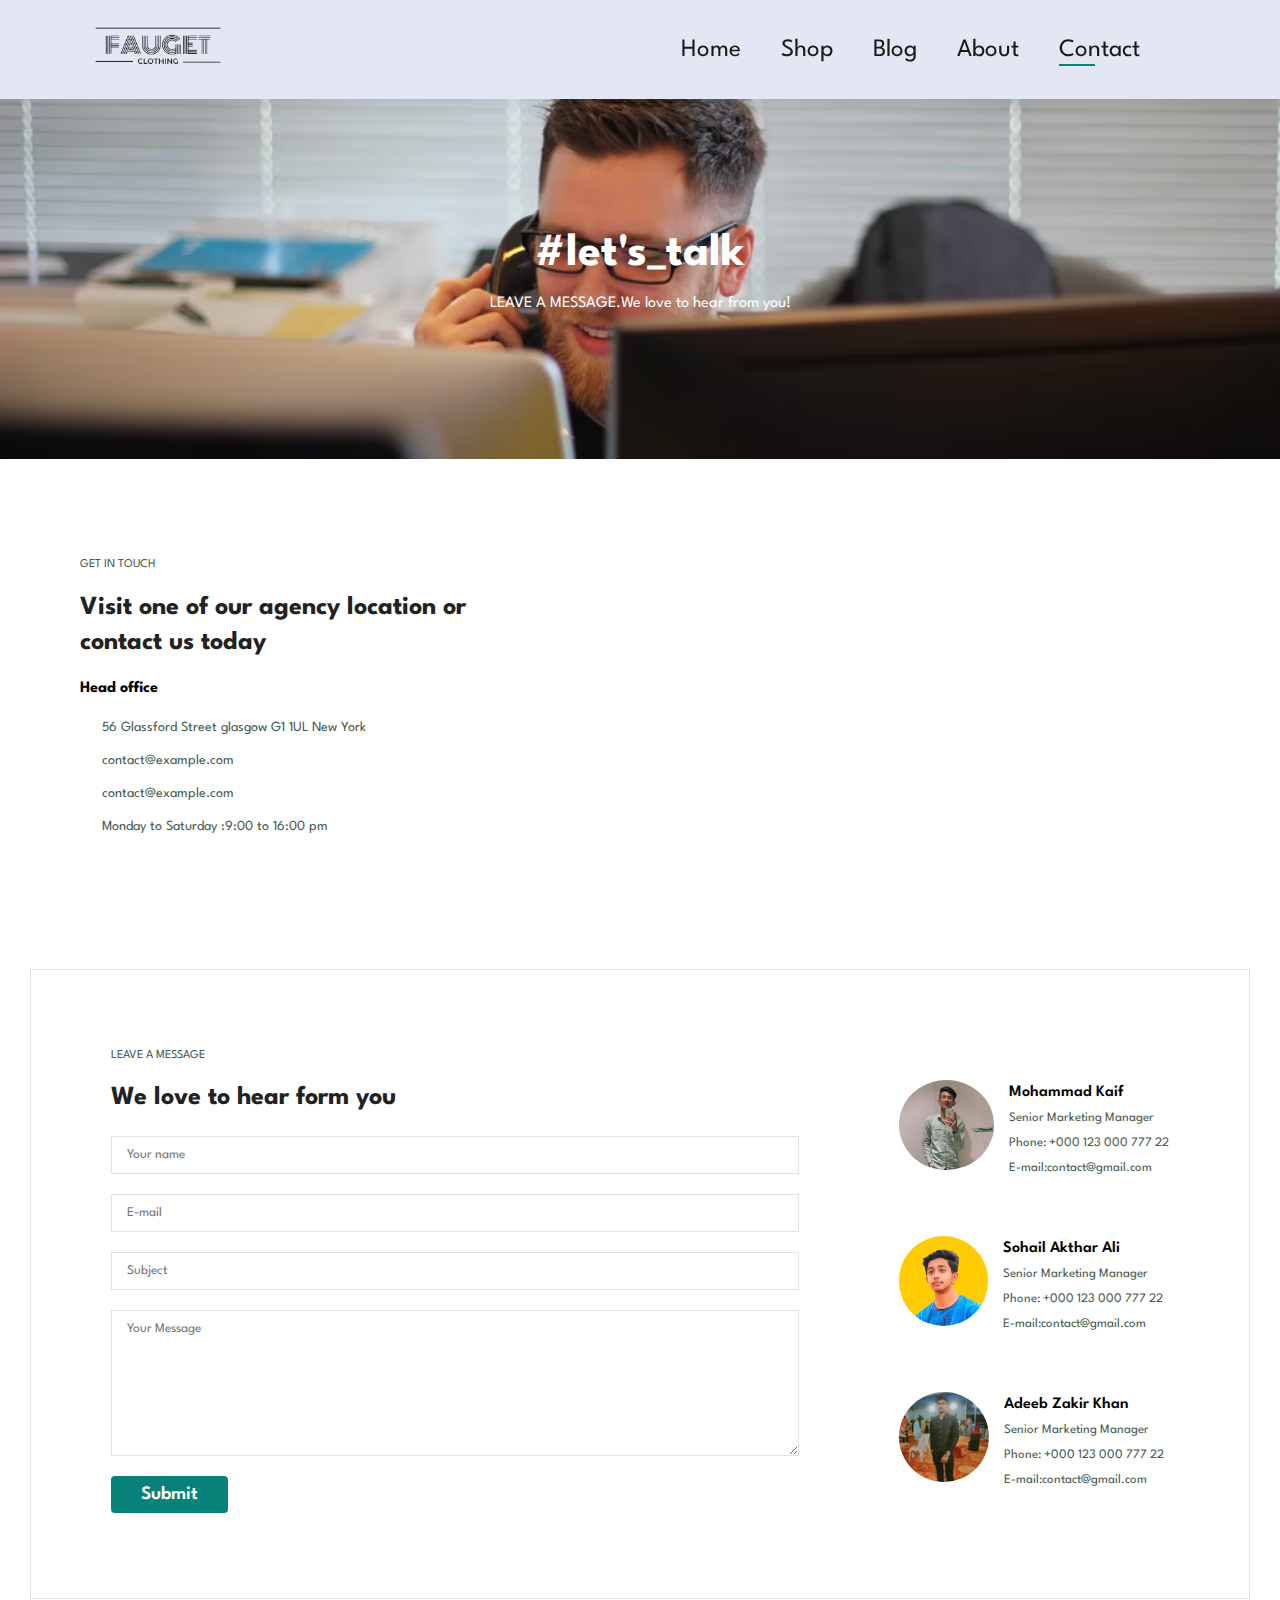
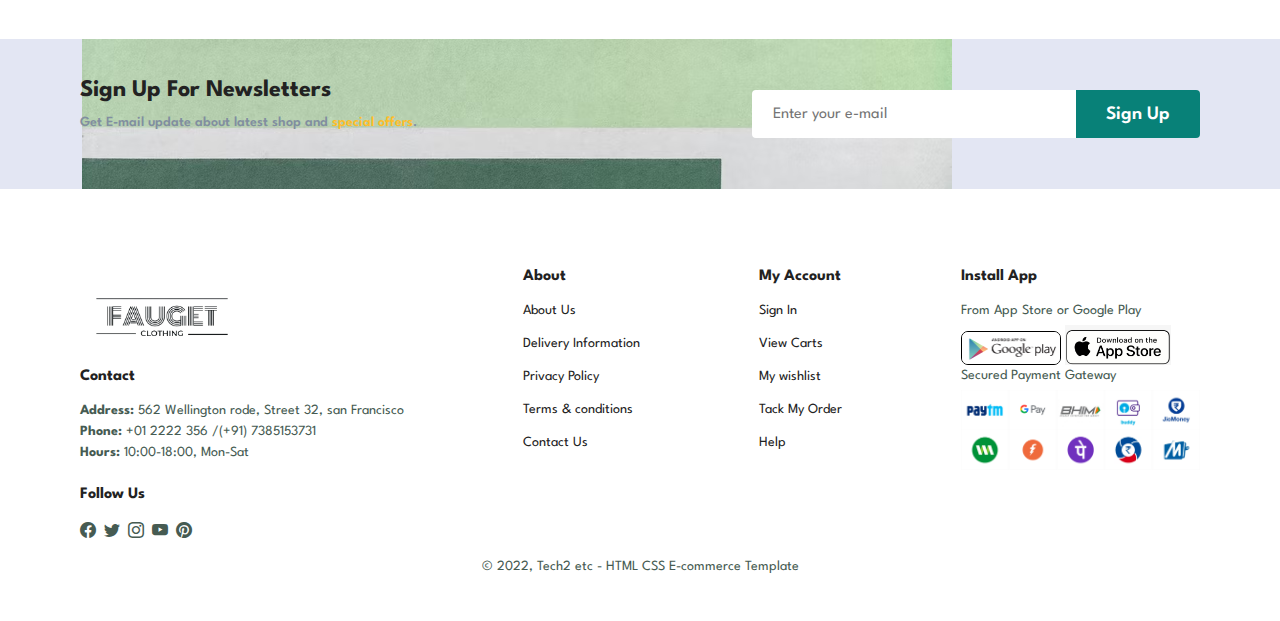
<file: Contact.html>
<!DOCTYPE html>
<html lang="en">
  <head>
    <meta charset="UTF-8" />
    <meta http-equiv="X-UA-Compatible" content="IE=edge" />
    <meta name="viewport" content="width=device-width, initial-scale=1.0" />
    <title>Contact</title>
    <link rel="stylesheet" href="style.css" />
    <link
      rel="stylesheet"
      href="https://cdnjs.cloudflare.com/ajax/libs/font-awesome/6.1.1/css/all.min.css"
      integrity="sha512-KfkfwYDsLkIlwQp6LFnl8zNdLGxu9YAA1QvwINks4PhcElQSvqcyVLLD9aMhXd13uQjoXtEKNosOWaZqXgel0g=="
      crossorigin="anonymous"
      referrerpolicy="no-referrer"
    />
    <link
      rel="stylesheet"
      href="https://cdn.jsdelivr.net/npm/bootstrap-icons@1.9.1/font/bootstrap-icons.css"
    />
  </head>
  <body>
    <section id="header" class="header">
      <a href="Blog.html"><img src="img/logo.png" alt="logo" id="logo" /></a>
      <div>
        <ul id="navbar">
          <li><a href="index.html">Home</a></li>
          <li><a href="Shop.html">Shop</a></li>
          <li><a href="Blog.html">Blog</a></li>
          <li><a href="About.html">About</a></li>
          <li><a class="active" href="Contact.html">Contact</a></li>
          <li id="lg-back">
            <a href="cart.html"><i class="fa-solid fa-bag-shopping"></i></a>
          </li>
          <a id="close"><i class="fa-solid fa-xmark"></i></a>
        </ul>
      </div>
      <div id="mobile">
        <a href="cart.html"><i class="fa-solid fa-cart-shopping"></i></a>
        <i id="bar" class="fa-solid fa-outdent"></i>
      </div>
    </section>

    <section id="blog-header" class="contact-header">
      <h2>#let's_talk</h2>
      <p>LEAVE A MESSAGE.We love to hear from you!</p>
    </section>

    <section id="contact-detalis" class="section-p1">
      <div class="details">
        <span>GET IN TOUCH</span>
        <h2>Visit one of our agency location or contact us today</h2>
        <h3>Head office</h3>

        <div>
          <li>
            <i class="fa-solid fa-map"></i>
            <p>56 Glassford Street glasgow G1 1UL New York</p>
          </li>
          <li>
            <i class="fa-solid fa-envelope"></i>
            <p>contact@example.com</p>
          </li>
          <li>
            <i class="fa-solid fa-phone"></i>
            <p>contact@example.com</p>
          </li>
          <li>
            <i class="fa-solid fa-clock"></i>
            <p>Monday to Saturday :9:00 to 16:00 pm</p>
          </li>
        </div>
      </div>
      <div class="map">
        <iframe
          src="https://www.google.com/maps/embed?pb=!1m18!1m12!1m3!1d7453.093720113946!2d77.74921702959949!3d20.93054297877881!2m3!1f0!2f0!3f0!3m2!1i1024!2i768!4f13.1!3m3!1m2!1s0x0%3A0x5d56dfb4e334e115!2sStyle%20Update!5e0!3m2!1sen!2sin!4v1658585865971!5m2!1sen!2sin"
          width="600"
          height="450"
          style="border: 0"
          allowfullscreen=""
          loading="lazy"
          referrerpolicy="no-referrer-when-downgrade"
        ></iframe>
      </div>
    </section>

    <section id="form-details" class="section-p1">
      <form action="">
        <span>LEAVE A MESSAGE</span>
        <h2>We love to hear form you</h2>
        <input type="text" placeholder="Your name" />
        <input type="email" placeholder="E-mail" />
        <input type="text" placeholder="Subject" />
        <textarea
          name=""
          id=""
          cols="30"
          rows="10"
          placeholder="Your Message"
        ></textarea>
        <button class="normal">Submit</button>
      </form>
      <div id="people">
        <div>
          <img src="img/kaif.jpg" alt="" />
          <p>
            <span> Mohammad Kaif </span> <br />
            Senior Marketing Manager <br />
            Phone: +000 123 000 777 22 <br />
            E-mail:contact@gmail.com
          </p>
        </div>
        <div>
            <img src="img/sohail.jpg" alt="" />
            <p>
              <span> Sohail Akthar Ali</span> <br />
              Senior Marketing Manager <br />
              Phone: +000 123 000 777 22 <br />
              E-mail:contact@gmail.com
            </p>
          </div>
          <div>
            <img src="img/adeeb.jpg" alt="" />
            <p>
              <span> Adeeb Zakir Khan</span> <br />
              Senior Marketing Manager <br />
              Phone: +000 123 000 777 22 <br />
              E-mail:contact@gmail.com
            </p>
          </div>
      </div>
    </section>

    <section id="newsletter" class="section-p1 section-m1">
      <div class="newstext">
        <h4>Sign Up For Newsletters</h4>
        <p>
          Get E-mail update about latest shop and <span>special offers</span>.
        </p>
      </div>
      <div class="form">
        <input type="email" name="" id="" placeholder="Enter your e-mail" />
        <button class="normal">Sign Up</button>
      </div>
    </section>

    <footer class="section-p1">
      <div class="flex">
        <div class="col">
          <img src="img/logo.png" alt="" />
          <h4>Contact</h4>
          <p>
            <strong>Address:</strong> 562 Wellington rode, Street 32, san
            Francisco
          </p>
          <p><strong>Phone:</strong> +01 2222 356 /(+91) 7385153731</p>
          <p><strong>Hours:</strong> 10:00-18:00, Mon-Sat</p>
          <div class="follow">
            <h4>Follow Us</h4>
            <div class="icon">
              <i class="bi bi-facebook"></i>
              <i class="bi bi-twitter"></i>
              <i class="bi bi-instagram"></i>
              <i class="bi bi-youtube"></i>
              <i class="bi bi-pinterest"></i>
            </div>
          </div>
        </div>
        <div class="col">
          <h4>About</h4>
          <a href="#">About Us</a>
          <a href="#">Delivery Information</a>
          <a href="#">Privacy Policy</a>
          <a href="#">Terms & conditions</a>
          <a href="#">Contact Us</a>
        </div>
        <div class="col">
          <h4>My Account</h4>
          <a href="#">Sign In</a>
          <a href="#">View Carts</a>
          <a href="#">My wishlist</a>
          <a href="#">Tack My Order</a>
          <a href="#">Help</a>
        </div>
        <div class="col install">
          <h4>Install App</h4>
          <p>From App Store or Google Play</p>
          <div class="row">
            <img class="img1" src="img/gp.png" alt="" />
            <img src="img/ap.png" alt="" />
          </div>
          <p>Secured Payment Gateway</p>
          <img src="img/pay.png" alt="" />
        </div>
      </div>
      <div class=" ">
        <p>&#169; 2022, Tech2 etc - HTML CSS E-commerce Template</p>
      </div>
    </footer>
    <script src="script.js"></script>
  </body>
</html>
</file>
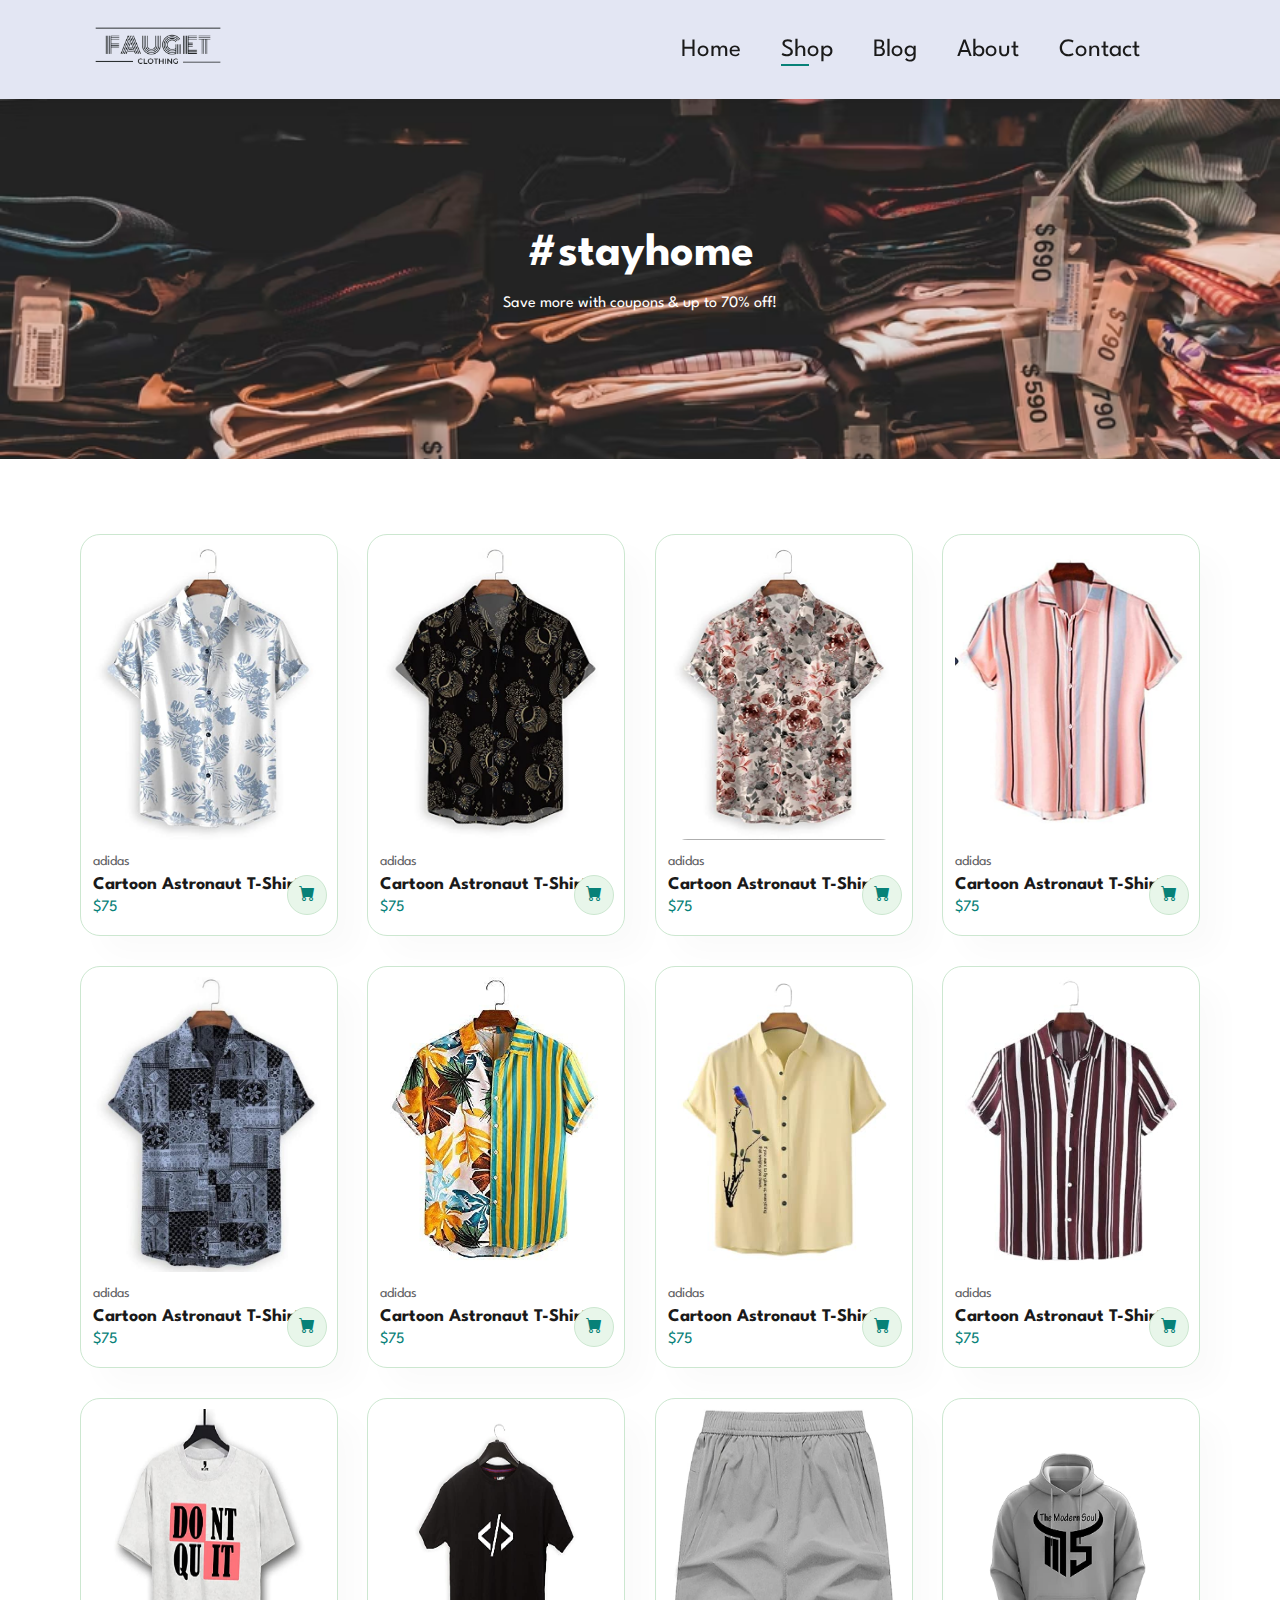
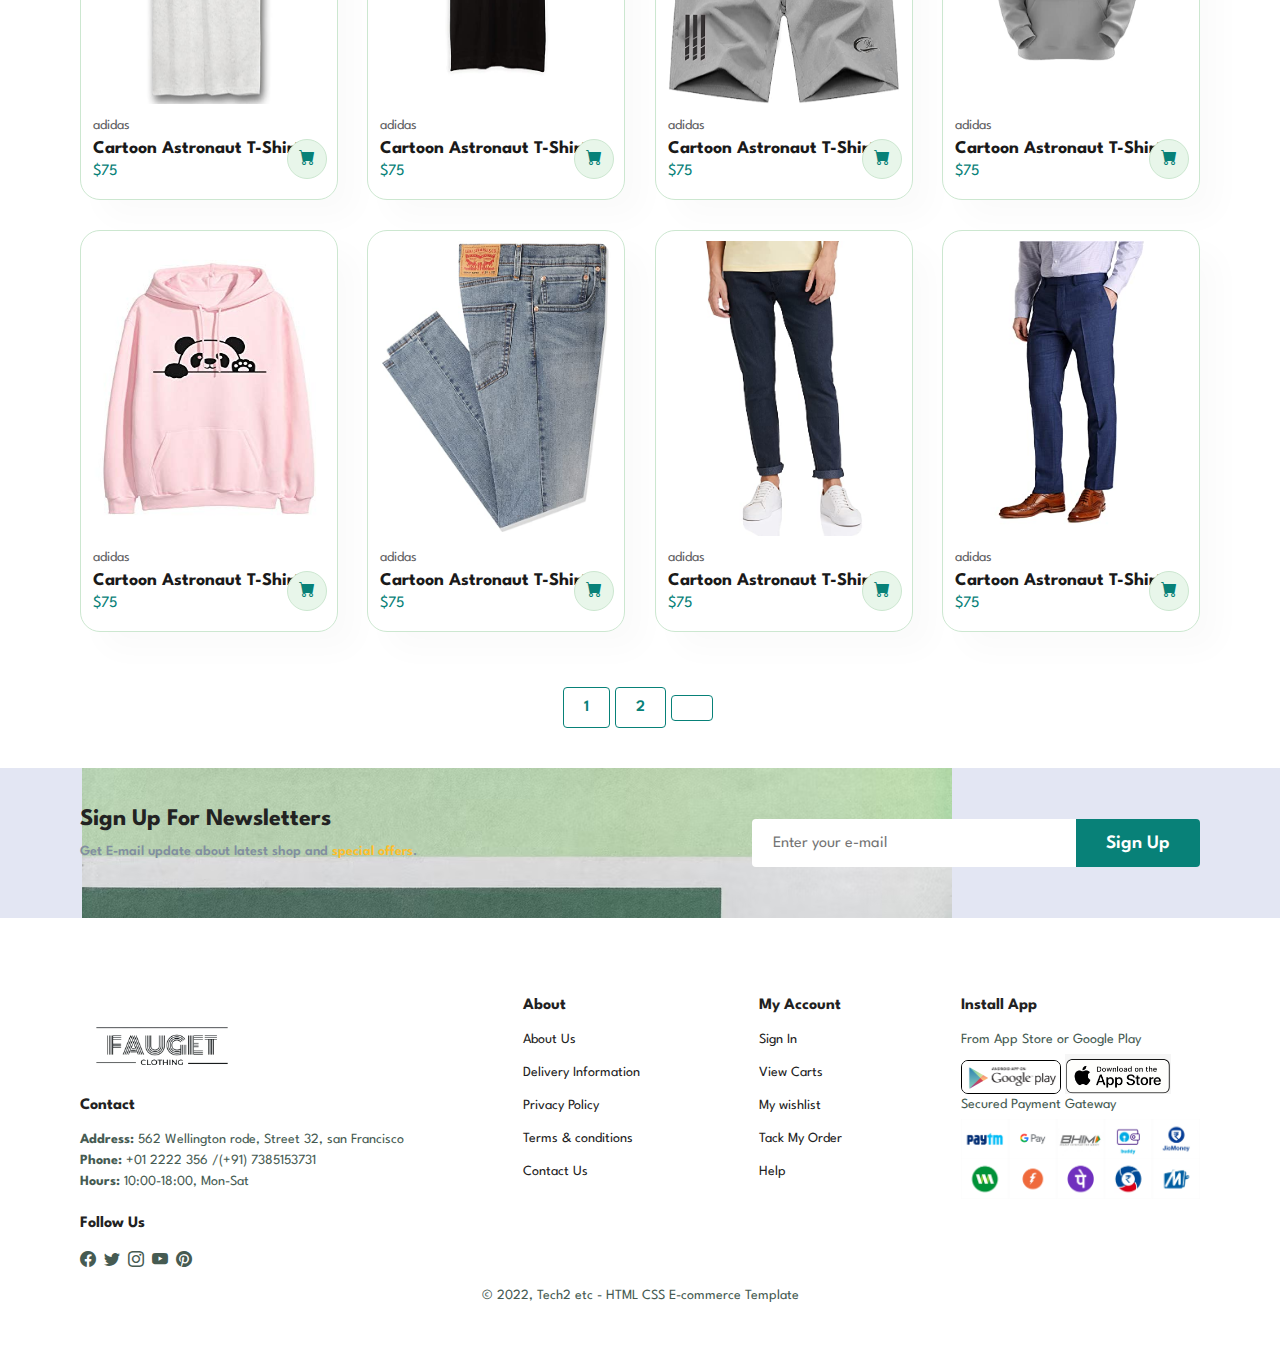
<file: Shop.html>
<!DOCTYPE html>
<html lang="en">
<head>
    <meta charset="UTF-8">
    <meta http-equiv="X-UA-Compatible" content="IE=edge">
    <meta name="viewport" content="width=device-width, initial-scale=1.0">
    <title>Shop</title>
    <link rel="stylesheet" href="style.css">
    <link rel="stylesheet" href="https://cdnjs.cloudflare.com/ajax/libs/font-awesome/6.1.1/css/all.min.css" integrity="sha512-KfkfwYDsLkIlwQp6LFnl8zNdLGxu9YAA1QvwINks4PhcElQSvqcyVLLD9aMhXd13uQjoXtEKNosOWaZqXgel0g==" crossorigin="anonymous" referrerpolicy="no-referrer" />
    <link rel="stylesheet" href="https://cdn.jsdelivr.net/npm/bootstrap-icons@1.9.1/font/bootstrap-icons.css">
</head>
<body>
    <section id="header" class="header">
        <a href="Shop.html"><img src="img/logo.png" alt="logo" id="logo"></a>
        <div>
            <ul id="navbar" >
                <li><a  href="index.html">Home</a></li>
                <li><a class="active"  href="Shop.html">Shop</a></li>
                <li><a href="Blog.html">Blog</a></li> 
                <li><a href="About.html">About</a></li>
                <li><a href="Contact.html">Contact</a></li>
                <li id="lg-back"><a href="cart.html"><i class="fa-solid fa-bag-shopping"></i></a></li>
                <a id="close"><i class="fa-solid fa-xmark"></i></a>
            </ul>
        </div>
        <div id="mobile">
            <a href="cart.html"><i class="fa-solid fa-cart-shopping"></i></a>
            <i id="bar" class="fa-solid fa-outdent" ></i>
        </div>
    </section>
    
    <section id="page-header">
        <h2>#stayhome</h2>
        <p>Save more with coupons & up to 70% off!</p>
        
    </section>
     

    <section id="product1" class="section-p1"> 
        <div class="pro-container">
            <div class="pro" onclick="window.location.href='single-product.html';">
                <img src="img/p1.jpg" alt="">
                <div class="des">
                    <span>adidas</span>
                    <h5>Cartoon Astronaut T-Shirts</h5>
                    <div class="star">
                        <i class="fa-solid fa-star"></i>
                        <i class="fa-solid fa-star"></i>
                        <i class="fa-solid fa-star"></i>
                        <i class="fa-solid fa-star"></i>
                        <i class="fa-solid fa-star"></i>
                    </div>
                    <h4>$75</h4>
                </div>
                <a href=""><i class="bi bi-cart-fill" id="cart"></i></a>
            </div>
            <div class="pro" onclick="window.location.href='single-product.html';">
                <img src="img/p2.jpg" alt="">
                <div class="des">
                    <span>adidas</span>
                    <h5>Cartoon Astronaut T-Shirts</h5>
                    <div class="star">
                        <i class="fa-solid fa-star"></i>
                        <i class="fa-solid fa-star"></i>
                        <i class="fa-solid fa-star"></i>
                        <i class="fa-solid fa-star"></i>
                        <i class="fa-solid fa-star"></i>
                    </div>
                    <h4>$75</h4>
                </div>
                <a href=""><i class="bi bi-cart-fill" id="cart"></i></a>
            </div>
            <div class="pro" onclick="window.location.href='single-product.html';">
                <img src="img/p3.jpg" alt="">
                <div class="des">
                    <span>adidas</span>
                    <h5>Cartoon Astronaut T-Shirts</h5>
                    <div class="star">
                        <i class="fa-solid fa-star"></i>
                        <i class="fa-solid fa-star"></i>
                        <i class="fa-solid fa-star"></i>
                        <i class="fa-solid fa-star"></i>
                        <i class="fa-solid fa-star"></i>
                    </div>
                    <h4>$75</h4>
                </div>
                <a href=""><i class="bi bi-cart-fill" id="cart"></i></a>
            </div>
            <div class="pro" onclick="window.location.href='single-product.html';">
                <img src="img/p4.jpg" alt="">
                <div class="des">
                    <span>adidas</span>
                    <h5>Cartoon Astronaut T-Shirts</h5>
                    <div class="star">
                        <i class="fa-solid fa-star"></i>
                        <i class="fa-solid fa-star"></i>
                        <i class="fa-solid fa-star"></i>
                        <i class="fa-solid fa-star"></i>
                        <i class="fa-solid fa-star"></i>
                    </div>
                    <h4>$75</h4>
                </div>
                <a href=""><i class="bi bi-cart-fill" id="cart"></i></a>
            </div>
            <div class="pro" onclick="window.location.href='single-product.html';">
                <img src="img/p5.jpg" alt="">
                <div class="des">
                    <span>adidas</span>
                    <h5>Cartoon Astronaut T-Shirts</h5>
                    <div class="star">
                        <i class="fa-solid fa-star"></i>
                        <i class="fa-solid fa-star"></i>
                        <i class="fa-solid fa-star"></i>
                        <i class="fa-solid fa-star"></i>
                        <i class="fa-solid fa-star"></i>
                    </div>
                    <h4>$75</h4>
                </div>
                <a href=""><i class="bi bi-cart-fill" id="cart"></i></a>
            </div>
            <div class="pro" onclick="window.location.href='single-product.html';">
                <img src="img/p6.jpg" alt="">
                <div class="des">
                    <span>adidas</span>
                    <h5>Cartoon Astronaut T-Shirts</h5>
                    <div class="star">
                        <i class="fa-solid fa-star"></i>
                        <i class="fa-solid fa-star"></i>
                        <i class="fa-solid fa-star"></i>
                        <i class="fa-solid fa-star"></i>
                        <i class="fa-solid fa-star"></i>
                    </div>
                    <h4>$75</h4>
                </div>
                <a href=""><i class="bi bi-cart-fill" id="cart"></i></a>
            </div>
            <div class="pro" onclick="window.location.href='single-product.html';">
                <img src="img/p7.jpg" alt="">
                <div class="des">
                    <span>adidas</span>
                    <h5>Cartoon Astronaut T-Shirts</h5>
                    <div class="star">
                        <i class="fa-solid fa-star"></i>
                        <i class="fa-solid fa-star"></i>
                        <i class="fa-solid fa-star"></i>
                        <i class="fa-solid fa-star"></i>
                        <i class="fa-solid fa-star"></i>
                    </div>
                    <h4>$75</h4>
                </div>
                <a href=""><i class="bi bi-cart-fill" id="cart"></i></a>
            </div>
            <div class="pro" onclick="window.location.href='single-product.html';">
                <img src="img/p8.jpg" alt="">
                <div class="des">
                    <span>adidas</span>
                    <h5>Cartoon Astronaut T-Shirts</h5>
                    <div class="star">
                        <i class="fa-solid fa-star"></i>
                        <i class="fa-solid fa-star"></i>
                        <i class="fa-solid fa-star"></i>
                        <i class="fa-solid fa-star"></i>
                        <i class="fa-solid fa-star"></i>
                    </div>
                    <h4>$75</h4>
                </div>
                <a href=""><i class="bi bi-cart-fill" id="cart"></i></a>
            </div>

            <div class="pro" onclick="window.location.href='single-product.html';">
                <img src="img/pp1.jpg" alt="">
                <div class="des">
                    <span>adidas</span>
                    <h5>Cartoon Astronaut T-Shirts</h5>
                    <div class="star">
                        <i class="fa-solid fa-star"></i>
                        <i class="fa-solid fa-star"></i>
                        <i class="fa-solid fa-star"></i>
                        <i class="fa-solid fa-star"></i>
                        <i class="fa-solid fa-star"></i>
                    </div>
                    <h4>$75</h4>
                </div>
                <a href=""><i class="bi bi-cart-fill" id="cart"></i></a>
            </div>
            <div class="pro" onclick="window.location.href='single-product.html';">
                <img src="img/pp2.jpg" alt="">
                <div class="des">
                    <span>adidas</span>
                    <h5>Cartoon Astronaut T-Shirts</h5>
                    <div class="star">
                        <i class="fa-solid fa-star"></i>
                        <i class="fa-solid fa-star"></i>
                        <i class="fa-solid fa-star"></i>
                        <i class="fa-solid fa-star"></i>
                        <i class="fa-solid fa-star"></i>
                    </div>
                    <h4>$75</h4>
                </div>
                <a href=""><i class="bi bi-cart-fill" id="cart"></i></a>
            </div>
            <div class="pro" onclick="window.location.href='single-product.html';">
                <img src="img/pp3.jpg" alt="">
                <div class="des">
                    <span>adidas</span>
                    <h5>Cartoon Astronaut T-Shirts</h5>
                    <div class="star">
                        <i class="fa-solid fa-star"></i>
                        <i class="fa-solid fa-star"></i>
                        <i class="fa-solid fa-star"></i>
                        <i class="fa-solid fa-star"></i>
                        <i class="fa-solid fa-star"></i>
                    </div>
                    <h4>$75</h4>
                </div>
                <a href=""><i class="bi bi-cart-fill" id="cart"></i></a>
            </div>
            <div class="pro" onclick="window.location.href='single-product.html';">
                <img src="img/pp4.jpg" alt="">
                <div class="des">
                    <span>adidas</span>
                    <h5>Cartoon Astronaut T-Shirts</h5>
                    <div class="star">
                        <i class="fa-solid fa-star"></i>
                        <i class="fa-solid fa-star"></i>
                        <i class="fa-solid fa-star"></i>
                        <i class="fa-solid fa-star"></i>
                        <i class="fa-solid fa-star"></i>
                    </div>
                    <h4>$75</h4>
                </div>
                <a href=""><i class="bi bi-cart-fill" id="cart"></i></a>
            </div>
            <div class="pro" onclick="window.location.href='single-product.html';">
                <img src="img/pp5.jpg" alt="">
                <div class="des">
                    <span>adidas</span>
                    <h5>Cartoon Astronaut T-Shirts</h5>
                    <div class="star">
                        <i class="fa-solid fa-star"></i>
                        <i class="fa-solid fa-star"></i>
                        <i class="fa-solid fa-star"></i>
                        <i class="fa-solid fa-star"></i>
                        <i class="fa-solid fa-star"></i>
                    </div>
                    <h4>$75</h4>
                </div>
                <a href=""><i class="bi bi-cart-fill" id="cart"></i></a>
            </div>
            <div class="pro" onclick="window.location.href='single-product.html';">
                <img src="img/pp6.jpg" alt="">
                <div class="des">
                    <span>adidas</span>
                    <h5>Cartoon Astronaut T-Shirts</h5>
                    <div class="star">
                        <i class="fa-solid fa-star"></i>
                        <i class="fa-solid fa-star"></i>
                        <i class="fa-solid fa-star"></i>
                        <i class="fa-solid fa-star"></i>
                        <i class="fa-solid fa-star"></i>
                    </div>
                    <h4>$75</h4>
                </div>
                <a href=""><i class="bi bi-cart-fill" id="cart"></i></a>
            </div>
            <div class="pro" onclick="window.location.href='single-product.html';">
                <img src="img/pp7.jpg" alt="">
                <div class="des">
                    <span>adidas</span>
                    <h5>Cartoon Astronaut T-Shirts</h5>
                    <div class="star">
                        <i class="fa-solid fa-star"></i>
                        <i class="fa-solid fa-star"></i>
                        <i class="fa-solid fa-star"></i>
                        <i class="fa-solid fa-star"></i>
                        <i class="fa-solid fa-star"></i>
                    </div>
                    <h4>$75</h4>
                </div>
                <a href=""><i class="bi bi-cart-fill" id="cart"></i></a>
            </div>
            <div class="pro" onclick="window.location.href='single-product.html';">
                <img src="img/pp8.jpg" alt="">
                <div class="des">
                    <span>adidas</span>
                    <h5>Cartoon Astronaut T-Shirts</h5>
                    <div class="star">
                        <i class="fa-solid fa-star"></i>
                        <i class="fa-solid fa-star"></i>
                        <i class="fa-solid fa-star"></i>
                        <i class="fa-solid fa-star"></i>
                        <i class="fa-solid fa-star"></i>
                    </div>
                    <h4>$75</h4>
                </div>
                <a href=""><i class="bi bi-cart-fill" id="cart"></i></a>
            </div>
        </div>
    </section>
    <section id="pagination">
        <a href="#">1</a>
        <a href="#">2</a>
        <a href="#"><i class="fa-solid fa-arrow-right"></i></a>
    </section> 

    <section id="newsletter"class="section-p1 section-m1">
         <div class="newstext">
            <h4>
                Sign Up For Newsletters 
            </h4>
            <p>Get E-mail update about latest shop and <span>special offers</span>.</p>
         </div>
         <div class="form">
            <input type="email" name="" id="" placeholder="Enter your e-mail">
            <button class="normal">Sign Up</button>
         </div>
    </section>

  

    <footer class="section-p1">
      <div class="flex"> 
    <div class="col">
        <img src="img/logo.png" alt="">
        <h4>Contact</h4>
        <p><strong>Address:</strong> 562 Wellington rode, Street 32, san Francisco</p>
        <p><strong>Phone:</strong> +01 2222 356 /(+91) 7385153731</p>
        <p><strong>Hours:</strong> 10:00-18:00, Mon-Sat</p>
        <div class="follow">
            <h4>
                Follow Us 
            </h4>
            <div class="icon">
                <i class="bi bi-facebook"></i>
                <i class="bi bi-twitter"></i>
                <i class="bi bi-instagram"></i>
                <i class="bi bi-youtube"></i>
                <i class="bi bi-pinterest"></i>
            </div>
        </div>
    </div>
    <div class="col">
        <h4>About</h4>
        <a href="#">About Us</a>
        <a href="#">Delivery Information</a>
        <a href="#">Privacy Policy</a>
        <a href="#">Terms & conditions</a>
        <a href="#">Contact Us</a>
    </div>
    <div class="col">
        <h4>My Account</h4>
        <a href="#">Sign In</a>
        <a href="#">View Carts</a>
        <a href="#">My wishlist</a>
        <a href="#">Tack My Order</a>
        <a href="#">Help</a>
    </div>
    <div class="col install">
        <h4>
            Install App
        </h4>
        <p>From App Store or Google Play</p>
        <div class="row">
            <img class="img1" src="img/gp.png" alt="">
            <img src="img/ap.png" alt="">
        </div>
        <p>Secured Payment Gateway</p>
        <img src="img/pay.png" alt="">
    </div></div>
        <div class=" ">
            <p>	&#169; 2022, Tech2 etc - HTML CSS E-commerce Template</p>
        </div>
    </footer>    
    <script src="script.js"></script>
</body>
</html>
</file>
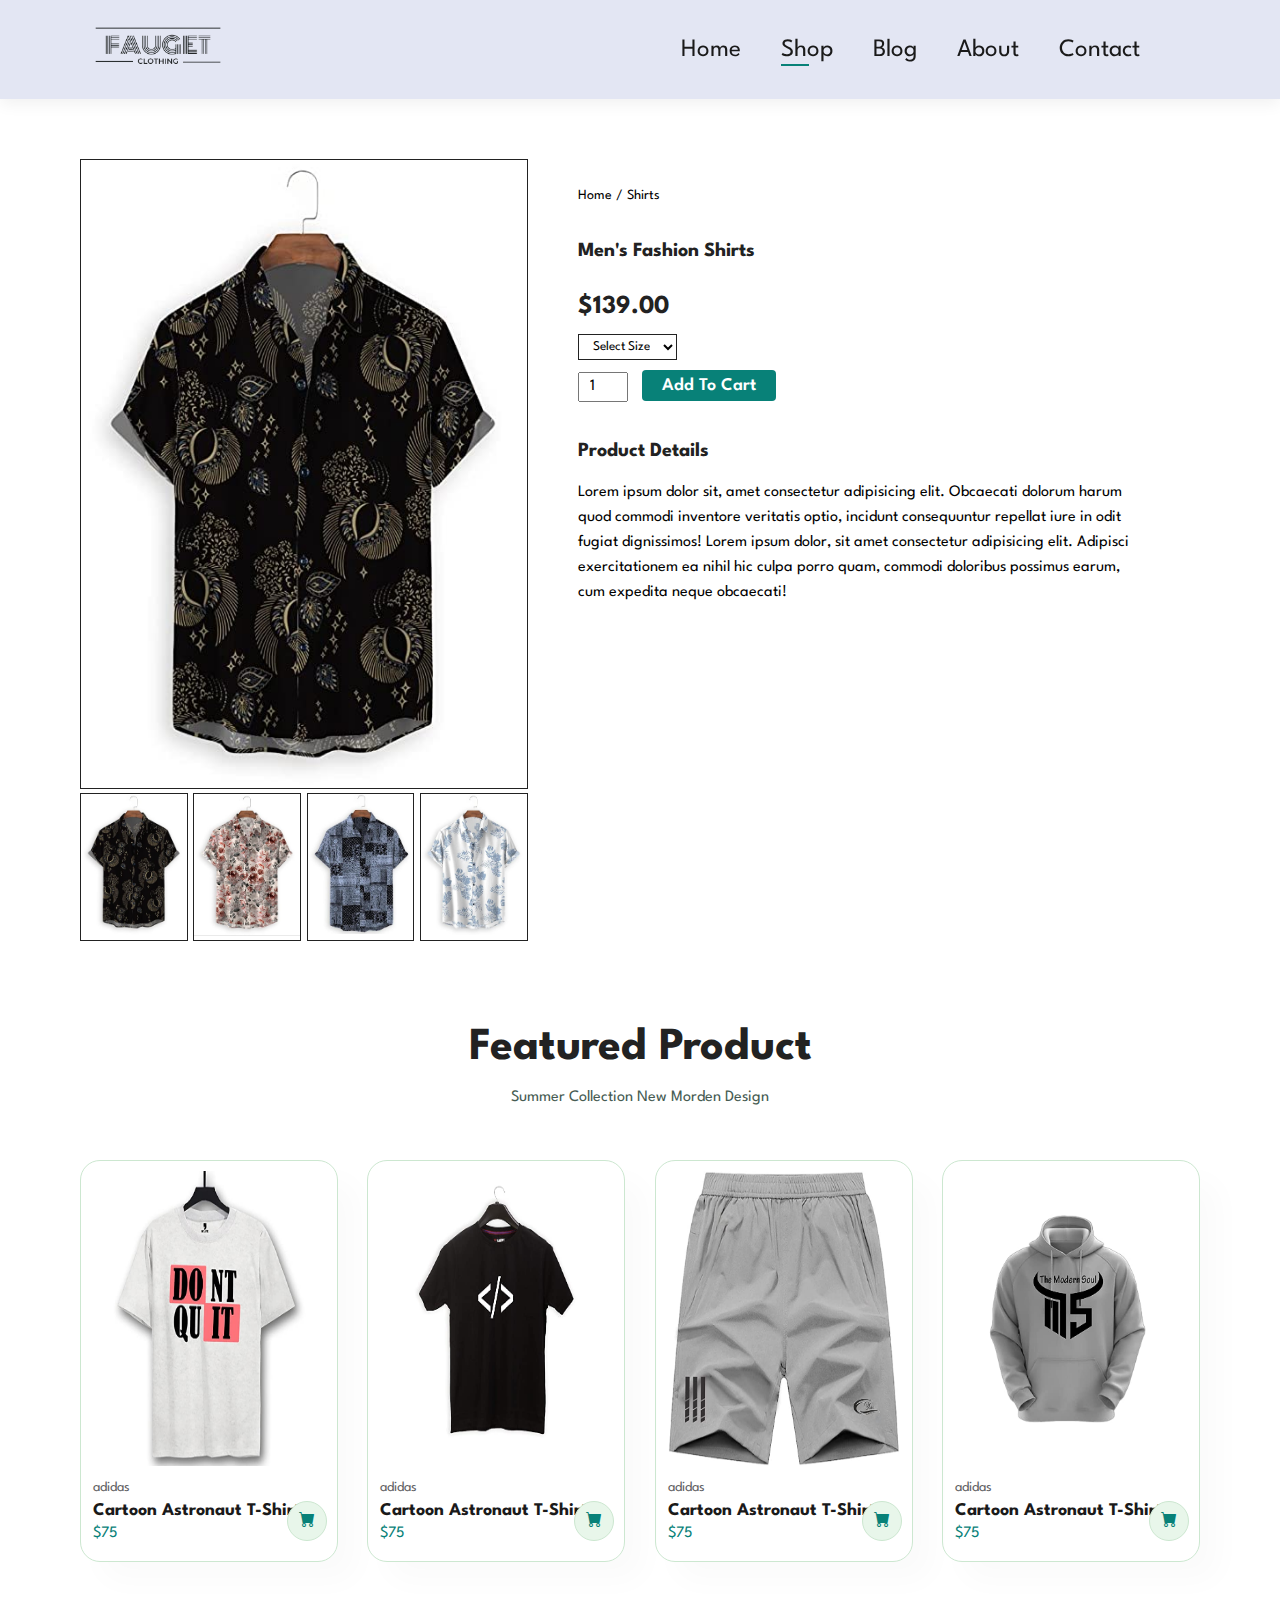
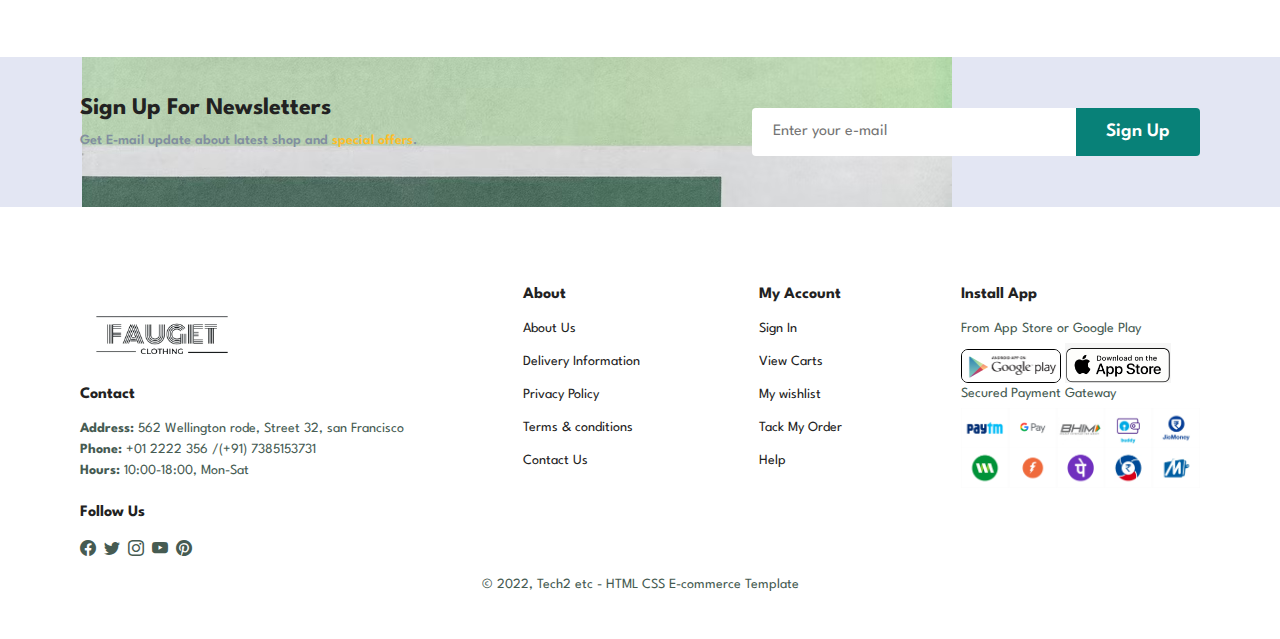
<file: single-product.html>
<!DOCTYPE html>
<html lang="en">
<head>
    <meta charset="UTF-8">
    <meta http-equiv="X-UA-Compatible" content="IE=edge">
    <meta name="viewport" content="width=device-width, initial-scale=1.0">
    <title>Single-product</title>
    <link rel="stylesheet" href="style.css">
    <link rel="stylesheet" href="https://cdnjs.cloudflare.com/ajax/libs/font-awesome/6.1.1/css/all.min.css" integrity="sha512-KfkfwYDsLkIlwQp6LFnl8zNdLGxu9YAA1QvwINks4PhcElQSvqcyVLLD9aMhXd13uQjoXtEKNosOWaZqXgel0g==" crossorigin="anonymous" referrerpolicy="no-referrer" />
    <link rel="stylesheet" href="https://cdn.jsdelivr.net/npm/bootstrap-icons@1.9.1/font/bootstrap-icons.css">
</head>
<body>
    <section id="header" class="header">
        <a href="Shop.html"><img src="img/logo.png" alt="logo" id="logo"></a>
        <div>
            <ul id="navbar" >
                <li><a  href="index.html">Home</a></li>
                <li><a class="active"  href="Shop.html">Shop</a></li>
                <li><a href="Blog.html">Blog</a></li> 
                <li><a href="About.html">About</a></li>
                <li><a href="Contact.html">Contact</a></li>
                <li id="lg-back"><a href="cart.html"><i class="fa-solid fa-bag-shopping"></i></a></li>
                <a id="close"><i class="fa-solid fa-xmark"></i></a>
            </ul>
        </div>
        <div id="mobile">
            <a href="cart.html"><i class="fa-solid fa-cart-shopping"></i></a>
            <i id="bar" class="fa-solid fa-outdent" ></i>
        </div>
    </section>
    
    <section id="productdetils" class="section-p1 ">
        <div class="left">
            <img src="img/p2.jpg" width="100%" id="mainImg" alt="">
            <div class="small-Img-group">
                <div class="small-Img-col">
                    <img src="img/p2.jpg" class="samll-Img" width="100%" alt="">
                </div>
                <div class="small-Img-col">
                    <img src="img/p3.jpg" class="samll-Img" width="100%" alt="">
                </div>
                <div class="small-Img-col">
                    <img src="img/p5.jpg" class="samll-Img" width="100%" alt="">
                </div>
                <div class="small-Img-col">
                    <img src="img/p1.jpg" class="samll-Img" width="100%" alt="">
                </div>
            </div>
        </div>
        <div class="right">
            <h6>Home / Shirts</h6>
            <h4>
                Men's Fashion Shirts
            </h4>
            <h2>$139.00</h2>
            <select >
                <option >Select Size</option>
                <option >XXL</option>
                <option >XL</option>
                <option >Small</option>
                <option >Large</option>
            </select>
            <input type="number" value="1">
            <button class="normal">Add To Cart</button>
            <h4>Product Details</h4>
            <span>Lorem ipsum dolor sit, amet consectetur adipisicing elit. Obcaecati dolorum harum quod commodi inventore veritatis optio, incidunt consequuntur repellat iure in odit fugiat dignissimos! Lorem ipsum dolor, sit amet consectetur adipisicing elit. Adipisci exercitationem ea nihil hic culpa porro quam, commodi doloribus possimus earum, cum expedita neque obcaecati!</span>
        </div>
    </section>
    <section id="product1" class="section-p1">
        <h2>Featured Product</h2>
        <p>Summer Collection New Morden Design</p>
        <div class="pro-container">
            <div class="pro">
                <img src="img/pp1.jpg" alt="">
                <div class="des">
                    <span>adidas</span>
                    <h5>Cartoon Astronaut T-Shirts</h5>
                    <div class="star">
                        <i class="fa-solid fa-star"></i>
                        <i class="fa-solid fa-star"></i>
                        <i class="fa-solid fa-star"></i>
                        <i class="fa-solid fa-star"></i>
                        <i class="fa-solid fa-star"></i>
                    </div>
                    <h4>$75</h4>
                </div>
                <a href=""><i class="bi bi-cart-fill" id="cart"></i></a>
            </div>
            <div class="pro">
                <img src="img/pp2.jpg" alt="">
                <div class="des">
                    <span>adidas</span>
                    <h5>Cartoon Astronaut T-Shirts</h5>
                    <div class="star">
                        <i class="fa-solid fa-star"></i>
                        <i class="fa-solid fa-star"></i>
                        <i class="fa-solid fa-star"></i>
                        <i class="fa-solid fa-star"></i>
                        <i class="fa-solid fa-star"></i>
                    </div>
                    <h4>$75</h4>
                </div>
                <a href=""><i class="bi bi-cart-fill" id="cart"></i></a>
            </div>
            <div class="pro">
                <img src="img/pp3.jpg" alt="">
                <div class="des">
                    <span>adidas</span>
                    <h5>Cartoon Astronaut T-Shirts</h5>
                    <div class="star">
                        <i class="fa-solid fa-star"></i>
                        <i class="fa-solid fa-star"></i>
                        <i class="fa-solid fa-star"></i>
                        <i class="fa-solid fa-star"></i>
                        <i class="fa-solid fa-star"></i>
                    </div>
                    <h4>$75</h4>
                </div>
                <a href=""><i class="bi bi-cart-fill" id="cart"></i></a>
            </div>
            <div class="pro">
                <img src="img/pp4.jpg" alt="">
                <div class="des">
                    <span>adidas</span>
                    <h5>Cartoon Astronaut T-Shirts</h5>
                    <div class="star">
                        <i class="fa-solid fa-star"></i>
                        <i class="fa-solid fa-star"></i>
                        <i class="fa-solid fa-star"></i>
                        <i class="fa-solid fa-star"></i>
                        <i class="fa-solid fa-star"></i>
                    </div>
                    <h4>$75</h4>
                </div>
                <a href=""><i class="bi bi-cart-fill" id="cart"></i></a>
            </div>
           
        </div>
    </section>

    <section id="newsletter"class="section-p1 section-m1">
         <div class="newstext">
            <h4>
                Sign Up For Newsletters 
            </h4>
            <p>Get E-mail update about latest shop and <span>special offers</span>.</p>
         </div>
         <div class="form">
            <input type="email" name="" id="" placeholder="Enter your e-mail">
            <button class="normal">Sign Up</button>
         </div>
    </section>

    <footer class="section-p1">
      <div class="flex"> 
    <div class="col">
        <img src="img/logo.png" alt="">
        <h4>Contact</h4>
        <p><strong>Address:</strong> 562 Wellington rode, Street 32, san Francisco</p>
        <p><strong>Phone:</strong> +01 2222 356 /(+91) 7385153731</p>
        <p><strong>Hours:</strong> 10:00-18:00, Mon-Sat</p>
        <div class="follow">
            <h4>
                Follow Us 
            </h4>
            <div class="icon">
                <i class="bi bi-facebook"></i>
                <i class="bi bi-twitter"></i>
                <i class="bi bi-instagram"></i>
                <i class="bi bi-youtube"></i>
                <i class="bi bi-pinterest"></i>
            </div>
        </div>
    </div>
    <div class="col">
        <h4>About</h4>
        <a href="#">About Us</a>
        <a href="#">Delivery Information</a>
        <a href="#">Privacy Policy</a>
        <a href="#">Terms & conditions</a>
        <a href="#">Contact Us</a>
    </div>
    <div class="col">
        <h4>My Account</h4>
        <a href="#">Sign In</a>
        <a href="#">View Carts</a>
        <a href="#">My wishlist</a>
        <a href="#">Tack My Order</a>
        <a href="#">Help</a>
    </div>
    <div class="col install">
        <h4>
            Install App
        </h4>
        <p>From App Store or Google Play</p>
        <div class="row">
            <img class="img1" src="img/gp.png" alt="">
            <img src="img/ap.png" alt="">
        </div>
        <p>Secured Payment Gateway</p>
        <img src="img/pay.png" alt="">
    </div></div>
        <div class=" ">
            <p>	&#169; 2022, Tech2 etc - HTML CSS E-commerce Template</p>
        </div>
    </footer>    
    <script src="script.js"></script>
    <script>
        const mainImg= document.getElementById("mainImg");
        const smallImg = document.getElementsByClassName("samll-Img");

        smallImg[0].onclick = function () {
            mainImg.src = smallImg[0].src
        }
        smallImg[1].onclick = function () {
            mainImg.src = smallImg[1].src
        }
        smallImg[2].onclick = function () {
            mainImg.src = smallImg[2].src
        }
        smallImg[3].onclick = function () {
            mainImg.src = smallImg[3].src
        }
    </script>
   
</body>
</html>
</file>
<file: style.css>
@import url("https://fonts.googleapis.com/css2?family=League+Spartan&display=swap");

* {
  margin: 0;
  padding: 0;
  box-sizing: border-box;
  font-family: "League Spartan", sans-serif;
}
h1 {
  font-size: 50px;
  line-height: 64px;
  color: #222;
}
h2 {
  font-size: 46px;
  line-height: 54px;
  color: #222;
}

h4 {
  font-size: 20px;
  color: #222;
}
h6 {
  font-weight: 400;
  font-size: 12px;
}
button.normal {
  font-size: 19px;
  font-weight: 600;
  padding: 10px 30px;
  color: #000;
  background-color: #fff;
  border-radius: 4px;
  cursor: pointer;
  border: none;
  outline: none;
  transition: 0.2s;
}
button.white {
  font-size: 16px;
  font-weight: 600;
  padding: 10px 30px;
  color: #fff;
  background-color: transparent;
  cursor: pointer;
  border: 1px solid #fff;
  outline: none;
  transition: 0.2s;
}
p {
  font-size: 16px;
  color: #465b52;
  margin: 15px 0px 20px 0;
}
.section-p1 {
  padding: 40px 80px;
}
.section-m1 {
  margin: 40px 0px;
}
body {
  width: 100%;
}

/* header */
.header {
  display: flex;
  align-items: center;
  justify-content: space-between;
  padding: 0px 80px;
  background-color: #e3e6f3;
  box-shadow: 0 5px 15px rgba(0, 0, 0, 0.06);
  position: sticky;
  top: 0;
  left: 0;
  z-index: 9999;
}
.header a img {
  height: 95px;
}
#navbar {
  display: flex;
  align-items: center;
  justify-content: center;
}
.header #navbar li {
  list-style-type: none;
  padding: 0px 20px;
  position: relative;
}
.header #navbar li a {
  text-decoration: none;
  font-size: 25px;
  font-weight: 400;
  color: #1a1a1a;
  transition: 0.3s ease;
  cursor: pointer;
}

#navbar li a:hover,
#navbar li .active {
  color: #088178;
}
#navbar li .active::after,
#navbar li a:hover::after {
  content: "";
  width: 30%;
  height: 2px;
  position: absolute;
  bottom: -4px;
  left: 20px;
  background-color: #088178;
}
#mobile {
  display: none;
  align-items: center;
}
#close {
  display: none;
}

/* hero */
#hero {
  background: url("img/bg.jpg");
  width: 100%;
  height: 90vh;
  background-size: cover;
  background-position: top 80% left 0;
  padding: 0px 80px;
  display: flex;
  flex-direction: column;
  align-items: flex-start;
  justify-content: center;
}
#hero h4 {
  padding-bottom: 15px;
}
#hero h1 {
  padding: 0;
  margin: 0;
  color: #088178;
}
#hero button {
  background: url("img/b1.png");
  background-color: transparent;
  background-size: cover;
  background-position: top 50% right 0;
  color: #fff;
  border: 0;
  font-size: 20px;
  padding: 14px 80px 14px 65px;
  cursor: pointer;
}
#hero button:hover {
  color: #a2dad6;
}

/* fectures */
#fectures {
  display: flex;
  align-items: center;
  justify-content: space-between;
  flex-wrap: wrap;
}
#fectures .fa_box {
  width: 180px;
  height: 180px;
  text-align: center;
  padding: 25px 15px;
  box-shadow: 20px 20px 34px rgba(0, 0, 0, 0.06);
  border: 1px solid #cce7d0;
  border-radius: 5px;
  margin: 15px 0;
  cursor: pointer;
  transition: 0.1s linear;
}
#fectures .fa_box:hover {
  box-shadow: 10px 10px 54px rgba(70, 62, 221, 0.1);
}
#fectures .fa_box img {
  width: 150px;
  height: 100px;
  margin-bottom: 2px;
}
#fectures .fa_box h6 {
  font-size: 16px;
  display: inline-block;
  padding: 9px 8px 6px 8px;
  line-height: 1;
  border-radius: 4px;
  color: #088178;
  background-color: #fddde4;
}
#fectures .fa_box:nth-child(2) h6 {
  background-color: #cdebbc;
}
#fectures .fa_box:nth-chil(3) h6 {
  background-color: #d1e8f2;
}
#fectures .fa_box:nth-child(4) h6 {
  background-color: #cdd4f8;
}
#fectures .fa_box:nth-child(5) h6 {
  background-color: #f6dbf6;
}
#fectures .fa_box:nth-child(6) h6 {
  background-color: #fff2e5;
}
/* product1 */
#product1 {
  text-align: center;
}
#product1 .pro-container {
  display: flex;
  flex-direction: row;
  align-items: center;
  justify-content: space-between;
  padding-top: 20px;
  flex-wrap: wrap;
}
#product1 .pro {
  width: 23%;
  min-width: 250px;
  padding: 10px 12px;
  border-radius: 20px;
  border: 1px solid #cce7d0;
  cursor: pointer;
  box-shadow: 20px 20px 30px rgba(0, 0, 0, 0.02);
  margin: 15px 0;
  transition: 0.2s ease;
  position: relative;
}
#product1 .pro:hover {
  box-shadow: 20px 20px 30px rgba(0, 0, 0, 0.06);
}
#product1 .pro img {
  width: 100%;
  border-radius: 20px;
  height: 295px;
}
#product1 .pro .des {
  text-align: start;
  padding: 10px 0;
}
#product1 .pro .des span {
  color: #606063;
  font-size: 14px;
}
#product1 .pro .des h5 {
  padding-top: 7px;
  color: #1a1a1a;
  font-size: 18px;
}
#product1 .pro .des i {
  font-size: 12px;
  color: rgb(243, 181, 25);
}
#product1 .pro .des h4 {
  padding-top: 7px;
  font-size: 16px;
  font-weight: 400;
  color: #088178;
}
#product1 .pro #cart {
  width: 40px;
  height: 40px;
  line-height: 40px;
  border-radius: 50px;
  background-color: #e8f6ea;
  font-weight: 500;
  color: #088178;
  border: 1px solid #cce7d0;
  position: absolute;
  bottom: 20px;
  right: 10px;
}
#banner {
  display: flex;
  flex-direction: column;
  justify-content: center;
  align-items: center;
  text-align: center;
  background-image: url("img/banner.png");
  width: 100%;
  height: 40vh;
  background-size: cover;
  background-position: center;
}
#banner h4 {
  color: #fff;
  font-size: 14px;
}
#banner h2 {
  color: #fff;
  font-size: 35px;
  padding: 10px 0;
}
#banner h2 span {
  color: #ef3636;
}

#banner button:hover {
  background-color: #088178;
  color: #fff;
}
/* banner2 */
#sm-banner {
  display: flex;
  justify-content: space-between;
  flex-wrap: wrap;
}
#sm-banner .banner-box {
  display: flex;
  flex-direction: column;
  justify-content: center;
  align-items: flex-start;
  text-align: center;
  background-image: url("img/banner3.png");
  min-width: 580px;
  height: 50vh;
  background-size: cover;
  background-position: center;
  padding: 30px;
  cursor: pointer;
}
#sm-banner .banner-box:hover button {
  background-color: #088178;
  color: #fff;
  border: none;
}
#sm-banner h4 {
  color: #fff;
  font-size: 20px;
  font-weight: 300;
}
#sm-banner h2 {
  color: #fff;
  font-size: 28px;
  font-weight: 800;
}
#sm-banner span {
  color: #fff;
  font-size: 14px;
  font-weight: 500;
  padding-bottom: 15px;
}

#sm-banner .banner-box2 {
  background-image: url("img/banner2.png");
}

/* banner3 */
#banner3 {
  display: flex;
  justify-content: space-between;
  flex-wrap: wrap;
  padding: 0px 56px;
}
#banner3 .banner-box {
  display: flex;
  flex-direction: column;
  justify-content: center;
  align-items: flex-start;
  text-align: center;
  background-image: url("img/banner21.png");
  min-width: 30%;
  height: 30vh;
  background-size: cover;
  background-position: center;
  padding: 20px;
  margin: 20px;
  cursor: pointer;
  background-position: center;
}
#banner3 .banner-box2 {
  background-image: url("img/banner22.png");
}
#banner3 .banner-box3 {
  background-image: url("img/banner23.png");
}

#banner3 h2 {
  color: #fff;
  font-size: 900;
  font-size: 25px;
}
#banner3 h3 {
  color: #ef3636;
  font-size: 800;
  font-size: 15px;
}

/* newsletter */
#newsletter {
  display: flex;
  justify-content: space-between;
  flex-wrap: wrap;
  align-items: center;
  background-image: url("img/formbg.png");
  background-repeat: no-repeat;
  background-position: 20% 30%;
  background-color: #e3e6f3;
}
#newsletter h4 {
  font-size: 24px;
  font-weight: 700;
  color: #fff;
}
#newsletter p {
  font-size: 14px;
  font-weight: 600;
  color: #818ea0;
}
#newsletter p span {
  color: #ffbd27;
}
#newsletter .form {
  display: flex;
  width: 40%;
}
#newsletter .form input {
  height: 3rem;
  padding: 0 1.1em;
  font-size: 16px;
  width: 100%;
  border: solid transparent;
  border-radius: 4px;
  outline: none;
  border-bottom-right-radius: 0;
  border-top-right-radius: 0;
}
#newsletter .form button {
  background-color: #088178;
  color: #fff;
  white-space: nowrap;
  border-bottom-left-radius: 0;
  border-top-left-radius: 0;
}
/* footer */
footer .flex {
  display: flex;
  flex-wrap: wrap;
  justify-content: space-between;
}
footer .col {
  display: flex;
  flex-direction: column;
  align-items: flex-start;
  margin-bottom: 20px;
}
footer .col img {
  height: 100px;
}
footer h4 {
  font-size: 16px;
  padding-bottom: 20px;
}
footer p {
  font-size: 14px;
  margin: 0 0 8px 0;
}
footer a {
  font-size: 14px;
  margin-bottom: 20px;
  text-decoration: none;
  color: #222;
}
footer .follow {
  margin-top: 20px;
}
footer .follow .icon i {
  color: #465b52;
  padding-right: 4px;
  cursor: pointer;
}
footer .follow .icon i:hover,
footer a:hover {
  color: #088178;
}
footer .install .row img {
  height: 40px;
}
footer .install .row .img1 {
  height: 34px;
  border: 1px solid black;
  border-radius: 7px;
}
footer .install img {
  height: 80px;
}
footer p {
  text-align: center;
}





/* //shop// */
#page-header {
  background-image: url("img/shopbanner1.png");
  width: 100%;
  height: 40vh;
  background-size: cover;
  display: flex;
  justify-content: center;
  align-items: center;
  flex-direction: column;
  padding: 15px;
  /* background-position: right 945px top 25%; */
}
#page-header h2,
#page-header p {
  color: #fff;
}
#pagination {
  text-align: center;
  display: flex;
  justify-content: center;
  align-items: center;
}
#pagination a {
  text-align: center;
  text-decoration: none;
  background-color: #fff;
  padding: 12px 20px;
  border-radius: 4px;
  color: #088178;
  font-weight: 600;
  margin-right: 5px;
  border: 1px solid #088178;
  transition: 0.3s linear;
}
#pagination a i {
  font-size: 16px;
  font-weight: 600;
}
#pagination a:hover {
  background-color: #088178;
  color: #fff;
}
#productdetils {
  display: flex;
  margin-top: 20px;
}
#productdetils .left {
  width: 40%;
  margin-right: 50px;
}
#productdetils .left #mainImg {
  border: 1px solid #222;
  height: 70vh;
}
#productdetils .small-Img-group {
  display: flex;
  justify-content: space-between;
}
#productdetils .small-Img-group .small-Img-col {
  flex-basis: 24%;
  border: 1px solid #222;
  cursor: pointer;
}
#productdetils .right {
  width: 50%;
  padding-top: 30px;
}
#productdetils .right h4 {
  padding: 40px 0 20px 0;
}
#productdetils .right h6 {
  font-size: 14px;
}
#productdetils .right h2 {
  font-size: 26px;
}
#productdetils .right select {
  display: block;
  padding: 5px 10px;
  background-color: transparent;
  border: 1px solid #222;
  margin-bottom: 10px;
}
#productdetils .right input {
  width: 50px;
  height: 30px;
  padding-left: 10px;
  font-size: 16px;
  margin-right: 10px;
}
#productdetils .right input:focus {
  outline: none;
}
#productdetils .right button {
  background-color: #088178;
  color: #fff;
  font-size: 18px;
  padding: 7px 20px;
}
#productdetils .right button:hover {
  border: 1px solid #088178;
  background-color: #fff;
  color: #088178;
}
#productdetils .right span {
  line-height: 25px;
}

@media (max-width: 810px){
#page-header {
  height: 20vh;
}
}
@media (max-width: 477px) {
  #productdetils {
    display: flex;
    flex-direction: column;
  }
  #productdetils .left {
    width: 100%;
    margin-right: 0px;
  }
  #productdetils .right {
    width: 100%;
  }
  #productdetils .left #mainImg {
    height: 50vh;
  }
}

/* //Blog// */
#blog-header {
  background-image: url("img/blogbg.png");
  width: 100%;
  height: 40vh;
  background-size: cover;
  display: flex;
  justify-content: center;
  align-items: center;
  flex-direction: column;
  padding: 15px;
  background-position: right 0px top 57%;
}
#blog-header p{
  color: #222;
}
#blog{
  padding: 150px 150px 0px 150px ;
}
#blog .blog-box{
 display: flex;
 align-items: center;
 width:100%;
 position: relative;
 padding-bottom:90px ;
}
#blog  .blog-Img{
  width:50% ;
  margin-right: 40px;
  z-index: 15;
}
#blog  img{
  width: 100%;
  height: 300px;
  object-fit: cover;
}
#blog .blog-details{
  width:50% ;
}
#blog .blog-details a{
  text-decoration: none;
  font-size: 11px;
  color: #000;
  font-weight: 700;
  position: relative;
  transition: 0.3s;
}
#blog .blog-details a::after{
  content: "";
  width: 50px;
  height: 1px;
  background-color: #000;
  position:absolute;
  top: 4px;
  right: -60px;
}
#blog .blog-details a:hover{
  color: #088178;
}
#blog .blog-details a:hover::after{
  background-color: #088178;
}
#blog .blog-box h1{
  position: absolute;
  top: -40px;
  left: 0;
  font-size: 70px;
  font-weight: 700;
  color: #c9cbce;
 z-index: -5; 
}
@media (max-width: 810px){
#blog-header {
    height: 20vh;
  }
  }
@media (max-width: 477px){
  #blog .blog-box{
    display: flex;
    align-items: flex-start;
    flex-direction: column;
   }
   #blog{
    padding: 100px 20px 0 20px ;
  }
  #blog  .blog-Img{
    width:100% ;
    margin-right: 0px;
    z-index: 15;
    margin-bottom: 30px;
  }
  #blog .blog-details{
    width:100% ;
  }
}

/* //About// */
#blog-header.about-header{
  background-image: url("img/aboutbannar.png");
}
#about-header{
  display: flex;
  align-items: center;
  justify-content: center;
}
#about-header img{
  width: 40%;
  height: 50vh;
  /* margin-right: 20px; */
}
#about-header div{
  width: 50%;
  padding-left: 40px;
}
#about-app{
text-align: center;
}
#about-app .video{
 width: 70%;
 height: 100%;
 margin: 30px auto 30px auto;
}
#about-app .video video{
 width: 100%;
 height: 100%;
 border-radius: 20px;
}
#about-app h1 a{
  color: rgb(73, 23, 154);
}

@media (max-width: 810px){
  #about-header img {
    width: 50%;
    height: 30vh;
  }
  #blog-header.about-header {
    height: 20vh;
  }
}
@media (max-width: 477px){
  #about-header {
    flex-direction: column;
  }
  #about-header img {
    width: 100%;
    margin-bottom: 35px;
  }
  #about-header div {
    width: 100%;
    padding-left: 0;
  }
  #about-app .video {
    width: 100%;
  }
}
/*// contact// */
#blog-header.contact-header{
  background-image: url("img/conractbanner.png");
}
#blog-header h2,
#blog-header p{
  color: #fff;
}
#newsletter h4 {
	color: #222;
}
#contact-detalis{
  display: flex;
  align-items: center;
  justify-content: space-between;
}
#contact-detalis .details{
  width: 40%;
}

#contact-detalis .details span{
  font-size: 12px;
  color: #465b52;
}
#contact-detalis .details h2,
#form-details form h2{
  font-size: 26px;
  line-height: 35px;
  padding: 20px 0;
}
#contact-detalis .details h3{
  font-size: 16px;
  padding-bottom: 15px;
}
#contact-detalis .details li{
  list-style: none;
  display: flex;
  padding: 10px 0;
  
}
#contact-detalis .details li i{
  font-size: 14px;
  padding-right: 22px;
  color: #465b52
}
#contact-detalis .details li p{
  margin: 0;
  font-size: 14px;
}
#contact-detalis .map{
  width: 55%;
  height: 400px;
}
#contact-detalis .map iframe{
  width: 100%;
  height: 100%;
}
#form-details{
  display: flex;
  border: 1px solid  #e1e1e1;
  justify-content: space-between;
  margin: 30px;
  padding: 80px;
}
#form-details form{
  width: 65%;
  display: flex;
  flex-direction: column;
  align-items: flex-start;
}
#form-details form span{
  font-size: 12px;
  color: #465b52;
}
#form-details form input,
#form-details form textarea{
  width: 100%;
  padding: 12px 15px;
  outline: none;
  margin-bottom:20px ;
  border: 1px solid #e1e1e1;
}
#form-details form button{
  background-color: #088178;
  color: #fff;
  transition: 0.3s;
}
#form-details form button:hover{
  background-color: #fff;
  color: #088178;
  border: 1px solid #088178;
}
#form-details #people div{
  padding-bottom: 25px;
  padding-top: 30px;
  display: flex;
  align-items: flex-start;
}
#form-details #people div img{
height: 10vh;
border-radius: 50%;
object-fit: cover;
margin-right: 15px;
}
#form-details #people div p{
  margin: 0;
  font-size: 13px;
  line-height :25px;
}
#form-details #people div p span{
  font-size: 16px;
  font-weight: 600;
  color: #000;
}

/* cart */

#blog-header.cart-header{
  background-image: url("img/cartbanner.png");
  background-position:top 5% right 0 ;
}
#cart table{
  width: 100%;
  border-collapse:collapse ;
  table-layout: fixed;
  white-space: nowrap;
  color: #222;
}
#cart table a i{
  color: #222;
}
#cart table a i:hover{
  color: #088178;
}
#cart table img{
  width: 70px;
}
#cart table td:nth-child(1){
  width: 100px;
  text-align: center;
}
#cart table td:nth-child(2){
  width: 150px;
  text-align: center;
}
#cart table td:nth-child(3){
  width: 200px;
  text-align: center;
}
#cart table td:nth-child(4),
#cart table td:nth-child(5),
#cart table td:nth-child(6){
  width: 150px;
  text-align: center;
}
#cart table td:nth-child(5) input{
  width: 70px;
  padding: 8px 5px 8px 15px;
}
#cart table td:nth-child(5) input:focus{
  outline: none;
}
#cart table thead{
  border: 1px solid #e2e9e1;
  border-left: none;
  border-right: none;
}
#cart table thead td{
  font-weight: 700;
  text-transform:uppercase ;
  font-size: 13px;
  padding: 18px 0;
}
#cart table tbody tr td{
  padding-top :15px; ;
}

#cart table tbody td{
  font-size: 13px;
}

#cart-add{
  display: flex;
  flex-wrap: wrap;
  justify-content: space-between;
}
#coupon{
  width: 50%;
  margin-bottom: 30px;
}
#coupon h3,
#subtotal h3{
  padding-bottom: 15px;
}
#coupon input{
  padding: 10px 20px;
  outline: none;
  width: 60%;
  margin-right: 10px;
  border: 1px solid #e2e9e1;
}
#coupon button,
#subtotal button{
  background-color: #088178;
  color: #fff;
  padding: 8px 20px;
}
#coupon button:hover,
#subtotal button:hover{
  background-color: #fff;
  color: #088178;
  border: 1px solid #088178;
}
#subtotal{
  width: 50%;
  margin-bottom: 30px;
  border:1px solid #e2e9e1;
  padding: 30px;

}

#subtotal table{
  border-collapse: collapse;
  width: 100%;
  margin-bottom: 20px;
}
#subtotal table td{
  width: 50%;
  border: 1px solid #e2e9e1;
  font-size: 13px;
  color: #818ea0;
  padding: 10px;
}
#subtotal table td strong{
  color: #222;
}






/* // Media query// */

@media (max-width: 810px) {
  .section-p1 {
    padding: 40px 40px;
  }
  #navbar {
    display: flex;
    flex-direction: column;
    align-items: flex-start;
    justify-content: flex-start;
    position: fixed;
    right: -300px;
    top: 0;
    height: 100vh;
    width: 300px;
    background-color: #e3e6f3;
    box-shadow: 0 40px 60px rgba(0, 0, 0, 0.01);
    padding: 80px 0 0 10px;
    transition: 0.1s linear;
  }
  #navbar.active {
    right: 0;
    background-color: rgba(0, 0, 0, 0.35);
    backdrop-filter: blur(5px);
  }
  #navbar li {
    margin-bottom: 25px;
  }
  .header #navbar li a {
    color: #fff;
  }
  #mobile {
    display: flex;
    align-items: center;
  }
  #mobile i {
    color: #1a1a1a;
    font-size: 24px;
    padding-left: 20px;
  }
  #mobile i:hover {
    color: #088178;
    cursor: pointer;
  }
  #close {
    display: initial;
    position: absolute;
    top: 30px;
    right: 20px;
    color: #222;
    font-size: 24px;
    cursor: pointer;
  }
  #lg-back {
    display: none;
  }
  #hero {
    height: 70vh;
    padding: 0 80px;
    background-position: top 30% right 75%;
  }
  #fecture {
    justify-content: center;
  }
  #fectures .fa_box {
    margin: 15px 15px;
  }
  #product1 .pro-container {
    justify-content: center;
  }
  #product1 .pro {
    margin: 15px;
  }
  #banner {
    height: 20vh;
  }
  #sm-banner .banner-box {
    min-width: 100%;
    height: 30vh;
    margin-bottom: 10px;
  }
  #banner3 {
    padding: 0 40px;
  }
  #banner3 .banner-box {
    width: 28%;
    margin: 0;
  }
  /* #newsletter .form input {
	width: 70%;
} */
  /* single product */
  #productdetils .left #mainImg {
    height: 40vh;
  }
  /* contact */
  #form-details {
    padding: 40px;
  }
  #form-details form {
    width: 50%;
  }
  #form-details #people div img {
    height: 6vh;
  }
}




@media (max-width: 477px) {
  .section-p1 {
    padding: 20px;
  }
  #navbar {
    width: 155px;
  }
  .header {
    padding: 10px 30px;
  }
  h1 {
    font-size: 38px;
  }
  h2 {
    font-size: 32px;
  }
  #hero {
    padding: 0 20px;
    background-position: top 30% right 75%;
  }
  #hero button {
    font-size: 15px;
  }
  #fectures .fa_box {
    width: 160px;
    margin: 0 0 15px 0;
  }
  #product1 .pro {
    width: 100%;
  }
  #product1 .pro img {
    height: 310px;
  }
  #banner {
    height: 40vh;
  }
  #sm-banner .banner-box {
    height: 40vh;
    margin-bottom: 10px;
  }
  #banner3 {
    padding: 0px 20px;
  }
  #banner3 .banner-box {
    width: 100%;
    margin-bottom: 10px;
  }
  #newsletter {
    padding: 35px 13px;
  }
  #newsletter .form {
    width: 100%;
  }
  /* contact */
  #contact-detalis {
    flex-direction: column;
  }
  #contact-detalis .details {
    width: 100%;
    margin-bottom: 10px;
  }
  #contact-detalis .map {
    width: 100%;
    height: 400px;
  }
  #form-details {
    margin: 10px;
    padding:30px 10px;
    flex-wrap: wrap;
  }
  #form-details form {
    width: 100%;
    margin-bottom: 20px;
  }
  #form-details #people div {
    padding-top: 10px;
  }
  /* //Cart// */
  #cart{
    overflow-x: auto;
  }
  #cart-add {

    flex-direction: column;
  }
  #coupon {
    width: 100%;
  }
  #subtotal {
    width: 100%;
    padding: 20px;
  }
}
</file>
